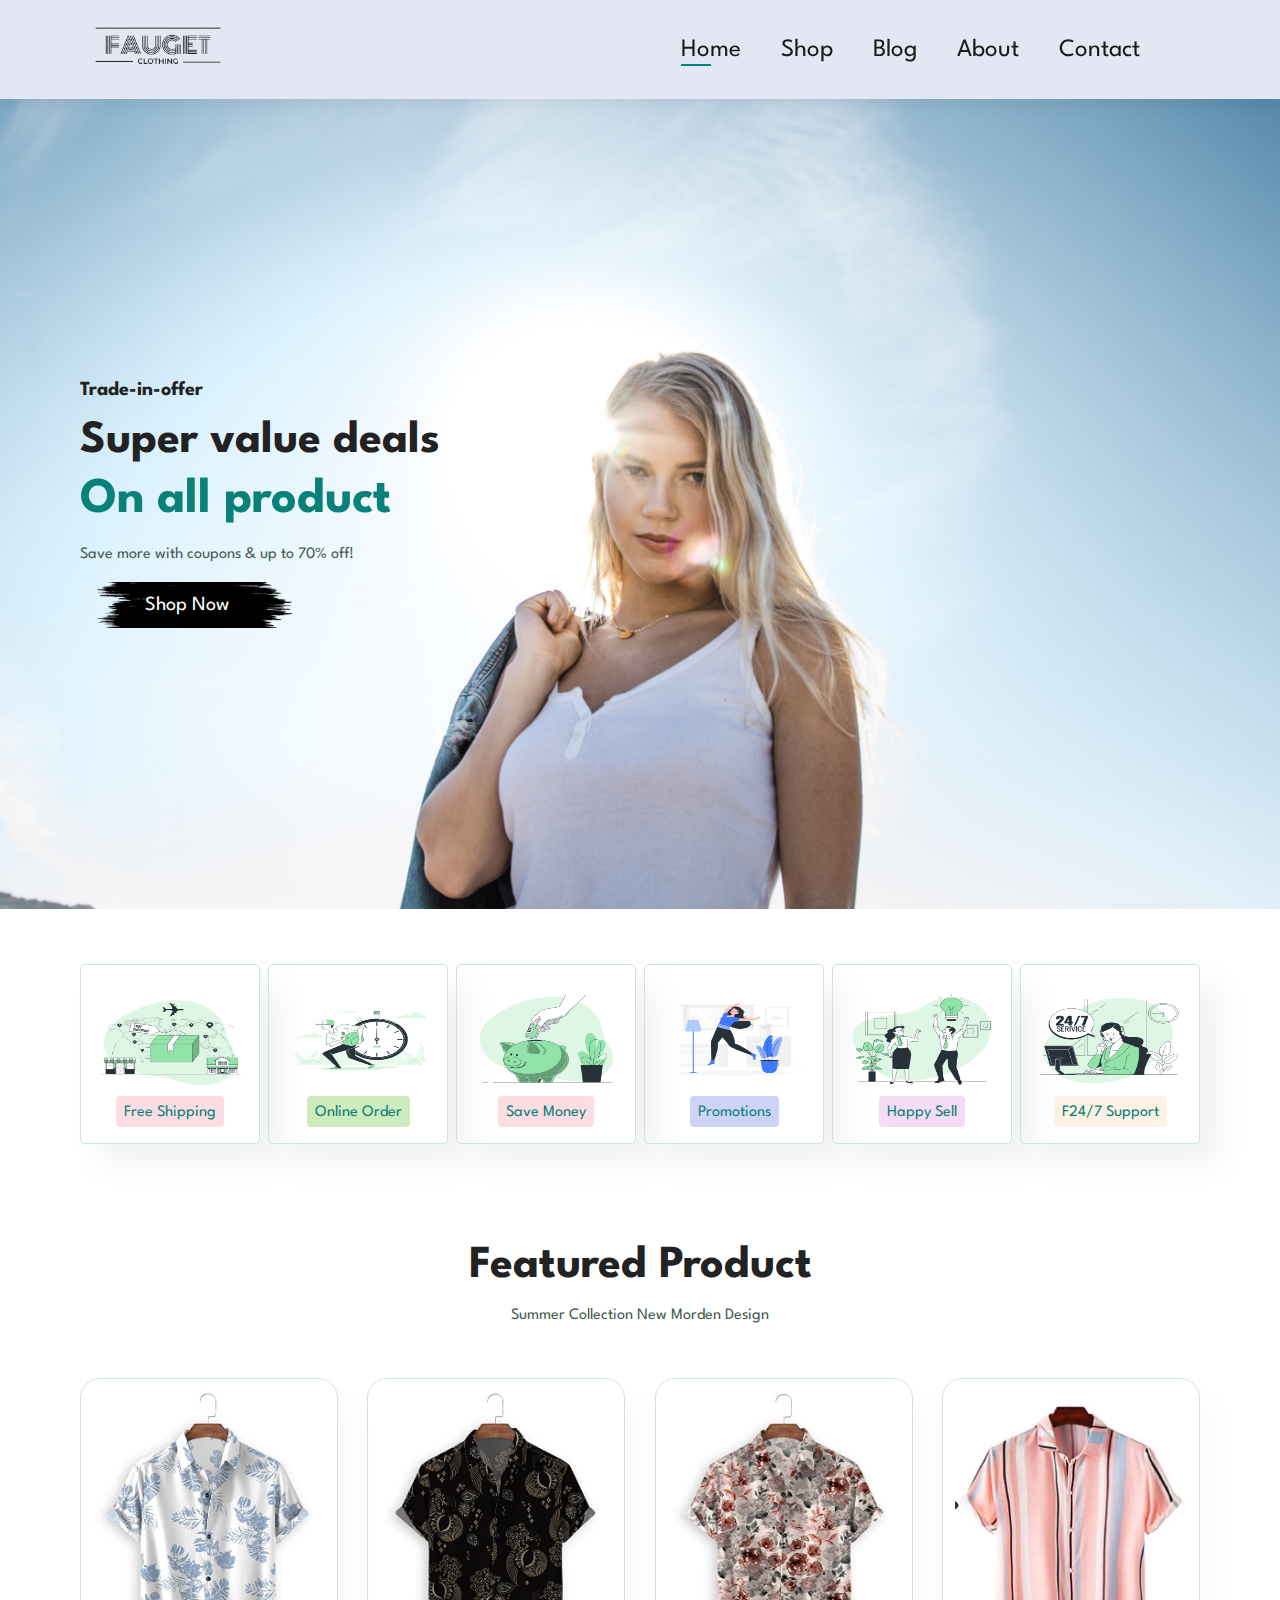
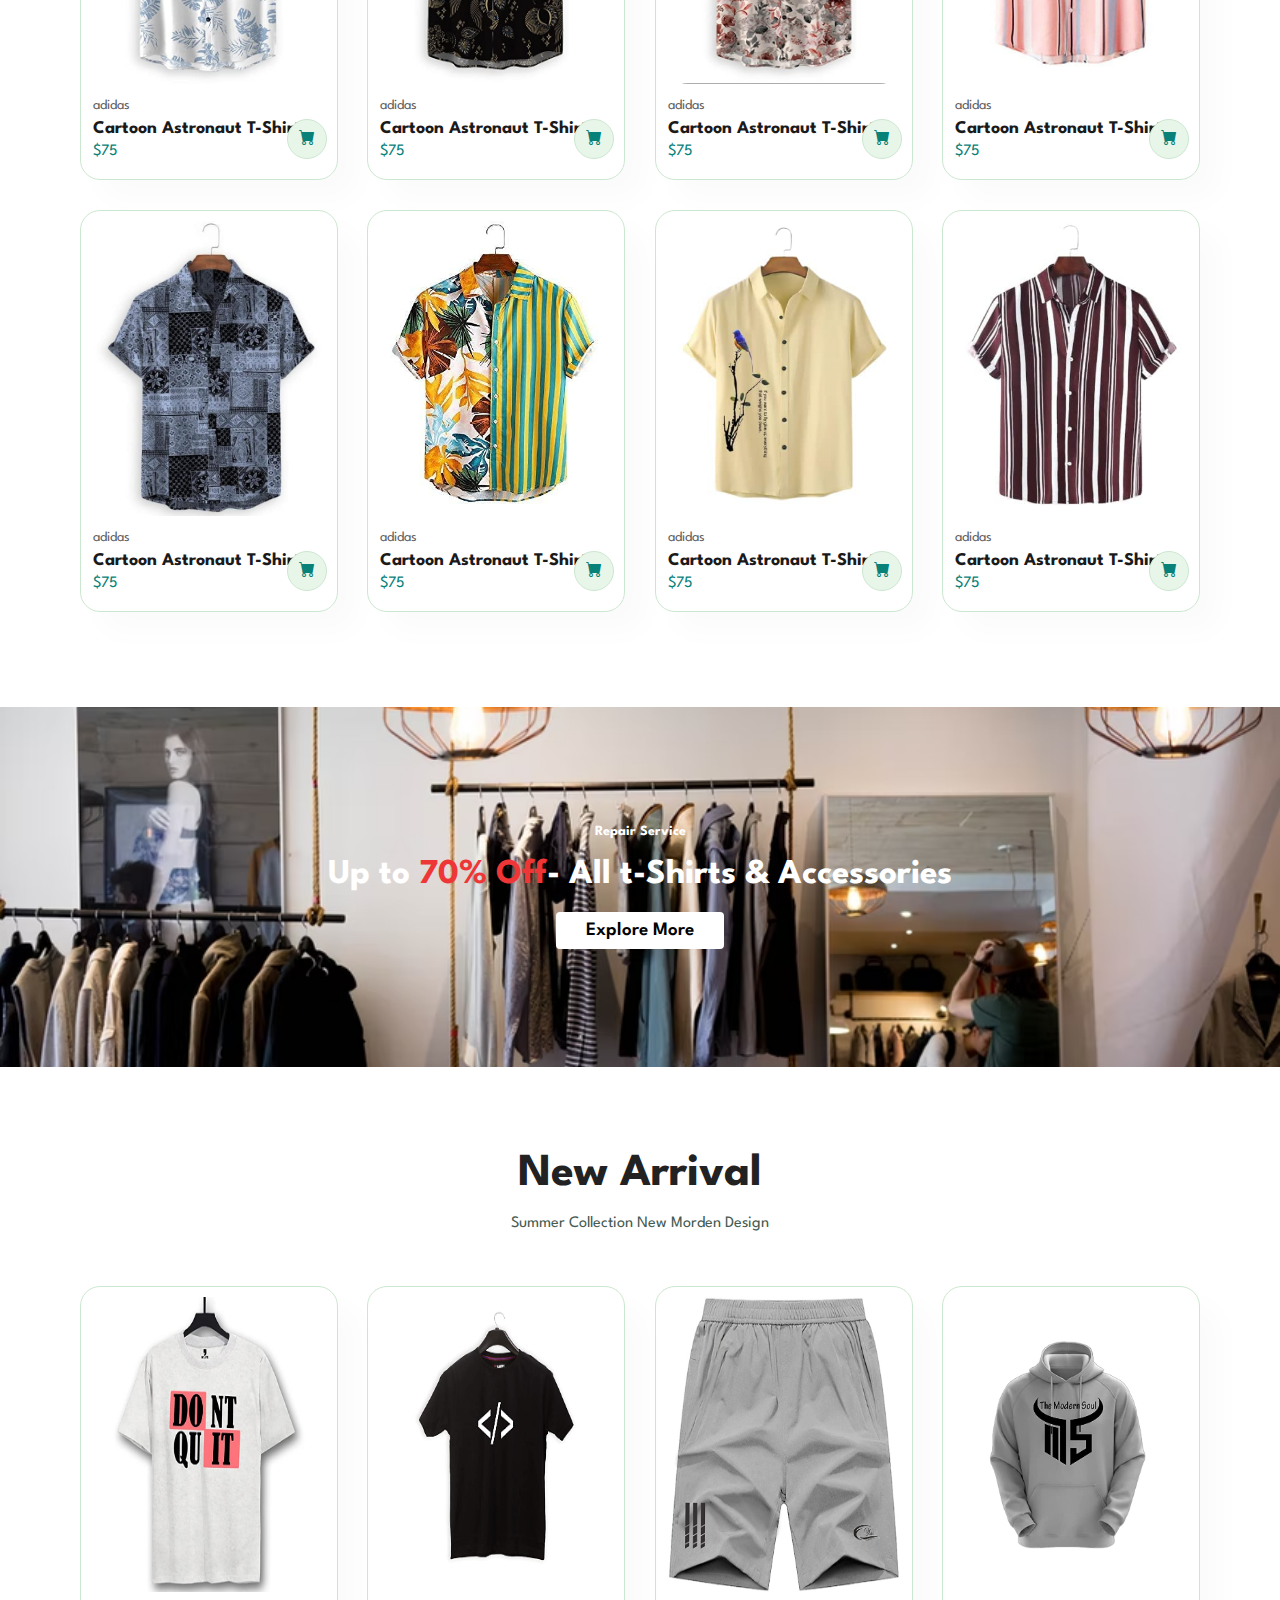
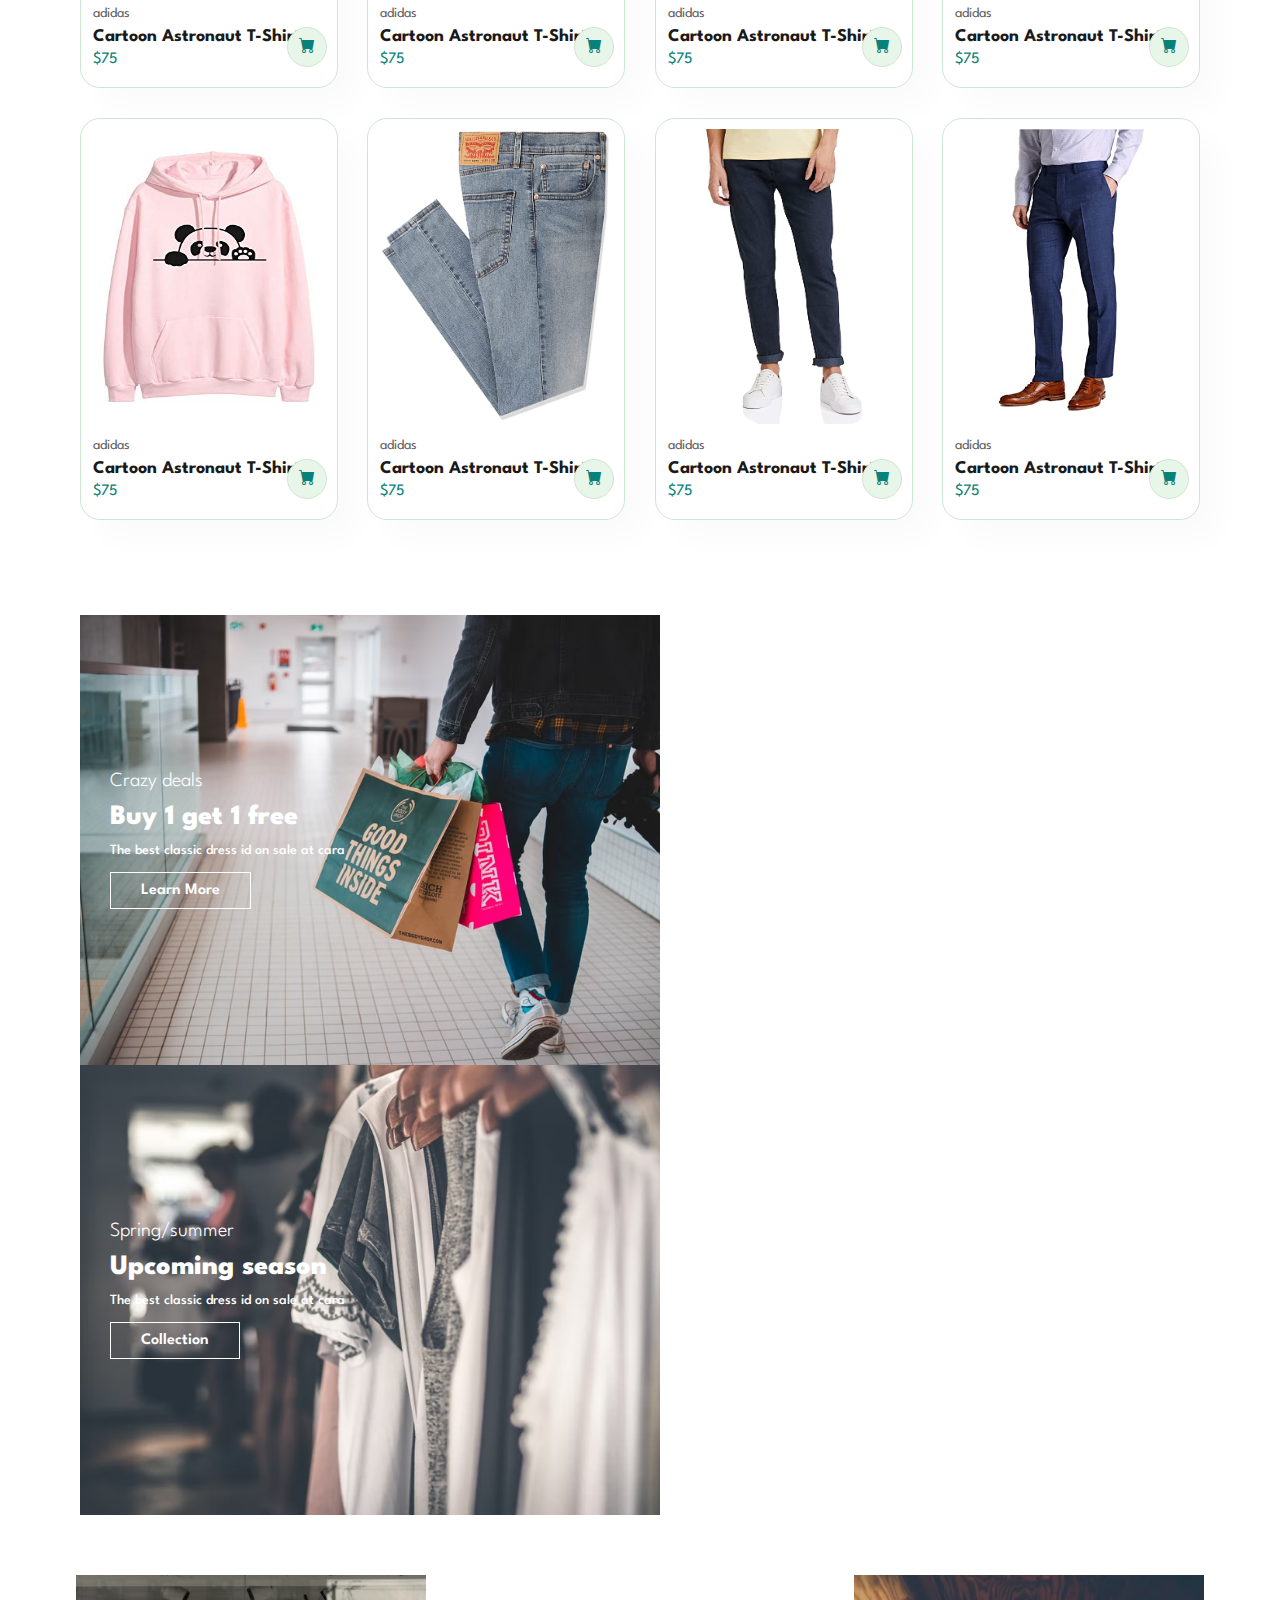
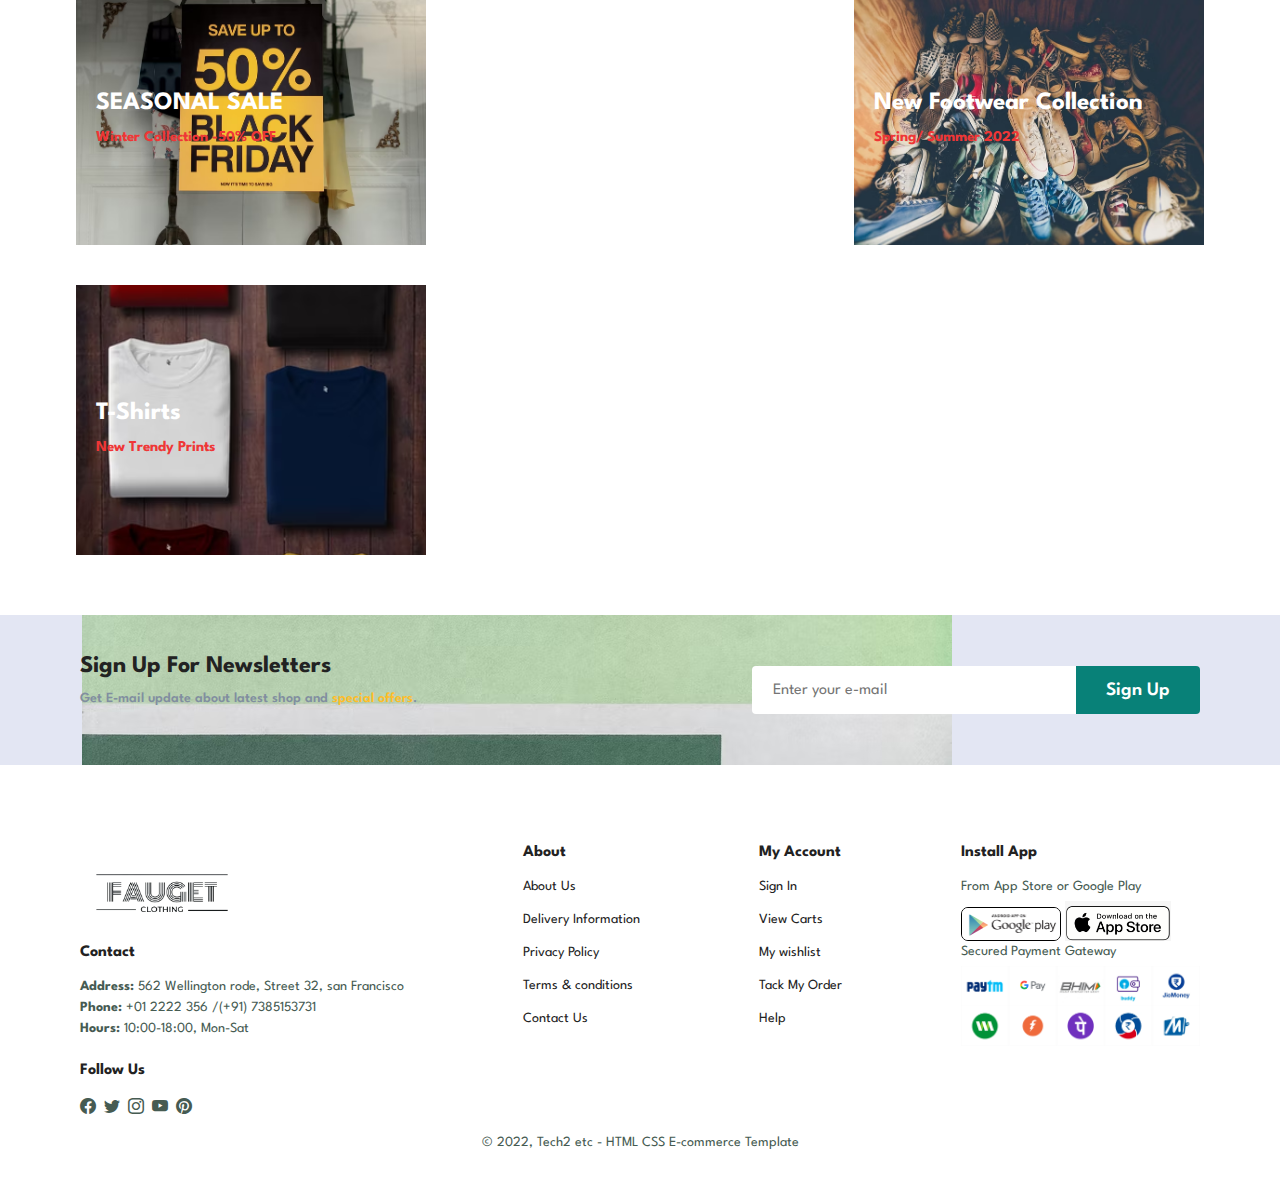
<file: index.html>
<!DOCTYPE html>
<html lang="en">
<head>
    <meta charset="UTF-8">
    <meta http-equiv="X-UA-Compatible" content="IE=edge">
    <meta name="viewport" content="width=device-width, initial-scale=1.0">
    <title>E-commerce</title>
    <link rel="stylesheet" href="style.css">
    <link rel="stylesheet" href="https://cdnjs.cloudflare.com/ajax/libs/font-awesome/6.1.1/css/all.min.css" integrity="sha512-KfkfwYDsLkIlwQp6LFnl8zNdLGxu9YAA1QvwINks4PhcElQSvqcyVLLD9aMhXd13uQjoXtEKNosOWaZqXgel0g==" crossorigin="anonymous" referrerpolicy="no-referrer" />
    <link rel="stylesheet" href="https://cdn.jsdelivr.net/npm/bootstrap-icons@1.9.1/font/bootstrap-icons.css">
</head>
<body >
    <section id="header" class="header">
        <a href="index.html"><img src="img/logo.png" alt="logo" id="logo"></a>
        <div>
            <ul id="navbar" >
                <li><a class="active" href="index.html">Home</a></li>
                <li><a href="Shop.html">Shop</a></li>
                <li><a href="Blog.html">Blog</a></li> 
                <li><a href="About.html">About</a></li>
                <li><a href="Contact.html">Contact</a></li>
                <li id="lg-back"><a href="cart.html"><i class="fa-solid fa-bag-shopping"></i></a></li>
                <a id="close"><i class="fa-solid fa-xmark"></i></a>
            </ul>
        </div>
        <div id="mobile">
            <a href="cart.html"><i class="fa-solid fa-cart-shopping"></i></a>
            <i id="bar" class="fa-solid fa-outdent" ></i>
        </div>
    </section>
    
    <section id="hero">
        <h4>Trade-in-offer</h4>
        <h2>Super value deals</h2>
        <h1>On all product</h1>
        <p>Save more with coupons & up to 70% off!</p>
        <button  onclick="window.location.href='Shop.html';">Shop Now</button>
    </section>
     
    <section id="fectures" class="section-p1">
        <div class="fa_box">
            <img src="img/fa1.png" alt=""><h6>Free Shipping</h6>
        </div>
        <div class="fa_box">
            <img src="img/fa2.png" alt=""><h6>Online Order</h6>
        </div>
        <div class="fa_box">
            <img src="img/fa3.png" alt=""><h6>Save Money</h6>
        </div>
        <div class="fa_box">
            <img src="img/f4.png" alt=""><h6>Promotions</h6>
        </div>
        <div class="fa_box">
            <img src="img/f5.png" alt=""><h6>Happy Sell</h6>
        </div>
        <div class="fa_box">
            <img src="img/f6.png" alt=""><h6>F24/7 Support</h6>
        </div>

    </section>

    <section id="product1" class="section-p1">
        <h2>Featured Product</h2>
        <p>Summer Collection New Morden Design</p>
        <div class="pro-container">
            <div class="pro" onclick="window.location.href='single-product.html';">
                <img src="img/p1.jpg" alt="">
                <div class="des">
                    <span>adidas</span>
                    <h5>Cartoon Astronaut T-Shirts</h5>
                    <div class="star">
                        <i class="fa-solid fa-star"></i>
                        <i class="fa-solid fa-star"></i>
                        <i class="fa-solid fa-star"></i>
                        <i class="fa-solid fa-star"></i>
                        <i class="fa-solid fa-star"></i>
                    </div>
                    <h4>$75</h4>
                </div>
                <a href=""><i class="bi bi-cart-fill" id="cart"></i></a>
            </div>
            <div class="pro" onclick="window.location.href='single-product.html';">
                <img src="img/p2.jpg" alt="">
                <div class="des">
                    <span>adidas</span>
                    <h5>Cartoon Astronaut T-Shirts</h5>
                    <div class="star">
                        <i class="fa-solid fa-star"></i>
                        <i class="fa-solid fa-star"></i>
                        <i class="fa-solid fa-star"></i>
                        <i class="fa-solid fa-star"></i>
                        <i class="fa-solid fa-star"></i>
                    </div>
                    <h4>$75</h4>
                </div>
                <a href=""><i class="bi bi-cart-fill" id="cart"></i></a>
            </div>
            <div class="pro" onclick="window.location.href='single-product.html';">
                <img src="img/p3.jpg" alt="">
                <div class="des">
                    <span>adidas</span>
                    <h5>Cartoon Astronaut T-Shirts</h5>
                    <div class="star">
                        <i class="fa-solid fa-star"></i>
                        <i class="fa-solid fa-star"></i>
                        <i class="fa-solid fa-star"></i>
                        <i class="fa-solid fa-star"></i>
                        <i class="fa-solid fa-star"></i>
                    </div>
                    <h4>$75</h4>
                </div>
                <a href=""><i class="bi bi-cart-fill" id="cart"></i></a>
            </div>
            <div class="pro" onclick="window.location.href='single-product.html';">
                <img src="img/p4.jpg" alt="">
                <div class="des">
                    <span>adidas</span>
                    <h5>Cartoon Astronaut T-Shirts</h5>
                    <div class="star">
                        <i class="fa-solid fa-star"></i>
                        <i class="fa-solid fa-star"></i>
                        <i class="fa-solid fa-star"></i>
                        <i class="fa-solid fa-star"></i>
                        <i class="fa-solid fa-star"></i>
                    </div>
                    <h4>$75</h4>
                </div>
                <a href=""><i class="bi bi-cart-fill" id="cart"></i></a>
            </div>
            <div class="pro" onclick="window.location.href='single-product.html';">
                <img src="img/p5.jpg" alt="">
                <div class="des">
                    <span>adidas</span>
                    <h5>Cartoon Astronaut T-Shirts</h5>
                    <div class="star">
                        <i class="fa-solid fa-star"></i>
                        <i class="fa-solid fa-star"></i>
                        <i class="fa-solid fa-star"></i>
                        <i class="fa-solid fa-star"></i>
                        <i class="fa-solid fa-star"></i>
                    </div>
                    <h4>$75</h4>
                </div>
                <a href=""><i class="bi bi-cart-fill" id="cart"></i></a>
            </div>
            <div class="pro" onclick="window.location.href='single-product.html';">
                <img src="img/p6.jpg" alt="">
                <div class="des">
                    <span>adidas</span>
                    <h5>Cartoon Astronaut T-Shirts</h5>
                    <div class="star">
                        <i class="fa-solid fa-star"></i>
                        <i class="fa-solid fa-star"></i>
                        <i class="fa-solid fa-star"></i>
                        <i class="fa-solid fa-star"></i>
                        <i class="fa-solid fa-star"></i>
                    </div>
                    <h4>$75</h4>
                </div>
                <a href=""><i class="bi bi-cart-fill" id="cart"></i></a>
            </div>
            <div class="pro" onclick="window.location.href='single-product.html';">
                <img src="img/p7.jpg" alt="">
                <div class="des">
                    <span>adidas</span>
                    <h5>Cartoon Astronaut T-Shirts</h5>
                    <div class="star">
                        <i class="fa-solid fa-star"></i>
                        <i class="fa-solid fa-star"></i>
                        <i class="fa-solid fa-star"></i>
                        <i class="fa-solid fa-star"></i>
                        <i class="fa-solid fa-star"></i>
                    </div>
                    <h4>$75</h4>
                </div>
                <a href=""><i class="bi bi-cart-fill" id="cart"></i></a>
            </div>
            <div class="pro" onclick="window.location.href='single-product.html';">
                <img src="img/p8.jpg" alt="">
                <div class="des">
                    <span>adidas</span>
                    <h5>Cartoon Astronaut T-Shirts</h5>
                    <div class="star">
                        <i class="fa-solid fa-star"></i>
                        <i class="fa-solid fa-star"></i>
                        <i class="fa-solid fa-star"></i>
                        <i class="fa-solid fa-star"></i>
                        <i class="fa-solid fa-star"></i>
                    </div>
                    <h4>$75</h4>
                </div>
                <a href=""><i class="bi bi-cart-fill" id="cart"></i></a>
            </div>
        </div>
    </section>
    <section id="banner" class="section-m1">
        <h4>Repair Service</h4>
        <h2>Up to <span>70% Off</span>- All t-Shirts & Accessories</h2>
        <button class="normal">Explore More </button>
    </section>

    <section id="product1" class="section-p1">
        <h2>New Arrival</h2>
        <p>Summer Collection New Morden Design</p>
        <div class="pro-container">
            <div class="pro" onclick="window.location.href='single-product.html';">
                <img src="img/pp1.jpg" alt="">
                <div class="des">
                    <span>adidas</span>
                    <h5>Cartoon Astronaut T-Shirts</h5>
                    <div class="star">
                        <i class="fa-solid fa-star"></i>
                        <i class="fa-solid fa-star"></i>
                        <i class="fa-solid fa-star"></i>
                        <i class="fa-solid fa-star"></i>
                        <i class="fa-solid fa-star"></i>
                    </div>
                    <h4>$75</h4>
                </div>
                <a href=""><i class="bi bi-cart-fill" id="cart"></i></a>
            </div>
            <div class="pro" onclick="window.location.href='single-product.html';">
                <img src="img/pp2.jpg" alt="">
                <div class="des">
                    <span>adidas</span>
                    <h5>Cartoon Astronaut T-Shirts</h5>
                    <div class="star">
                        <i class="fa-solid fa-star"></i>
                        <i class="fa-solid fa-star"></i>
                        <i class="fa-solid fa-star"></i>
                        <i class="fa-solid fa-star"></i>
                        <i class="fa-solid fa-star"></i>
                    </div>
                    <h4>$75</h4>
                </div>
                <a href=""><i class="bi bi-cart-fill" id="cart"></i></a>
            </div>
            <div class="pro" onclick="window.location.href='single-product.html';">
                <img src="img/pp3.jpg" alt="">
                <div class="des">
                    <span>adidas</span>
                    <h5>Cartoon Astronaut T-Shirts</h5>
                    <div class="star">
                        <i class="fa-solid fa-star"></i>
                        <i class="fa-solid fa-star"></i>
                        <i class="fa-solid fa-star"></i>
                        <i class="fa-solid fa-star"></i>
                        <i class="fa-solid fa-star"></i>
                    </div>
                    <h4>$75</h4>
                </div>
                <a href=""><i class="bi bi-cart-fill" id="cart"></i></a>
            </div>
            <div class="pro" onclick="window.location.href='single-product.html';">
                <img src="img/pp4.jpg" alt="">
                <div class="des">
                    <span>adidas</span>
                    <h5>Cartoon Astronaut T-Shirts</h5>
                    <div class="star">
                        <i class="fa-solid fa-star"></i>
                        <i class="fa-solid fa-star"></i>
                        <i class="fa-solid fa-star"></i>
                        <i class="fa-solid fa-star"></i>
                        <i class="fa-solid fa-star"></i>
                    </div>
                    <h4>$75</h4>
                </div>
                <a href=""><i class="bi bi-cart-fill" id="cart"></i></a>
            </div>
            <div class="pro" onclick="window.location.href='single-product.html';">
                <img src="img/pp5.jpg" alt="">
                <div class="des">
                    <span>adidas</span>
                    <h5>Cartoon Astronaut T-Shirts</h5>
                    <div class="star">
                        <i class="fa-solid fa-star"></i>
                        <i class="fa-solid fa-star"></i>
                        <i class="fa-solid fa-star"></i>
                        <i class="fa-solid fa-star"></i>
                        <i class="fa-solid fa-star"></i>
                    </div>
                    <h4>$75</h4>
                </div>
                <a href=""><i class="bi bi-cart-fill" id="cart"></i></a>
            </div>
            <div class="pro" onclick="window.location.href='single-product.html';">
                <img src="img/pp6.jpg" alt="">
                <div class="des">
                    <span>adidas</span>
                    <h5>Cartoon Astronaut T-Shirts</h5>
                    <div class="star">
                        <i class="fa-solid fa-star"></i>
                        <i class="fa-solid fa-star"></i>
                        <i class="fa-solid fa-star"></i>
                        <i class="fa-solid fa-star"></i>
                        <i class="fa-solid fa-star"></i>
                    </div>
                    <h4>$75</h4>
                </div>
                <a href=""><i class="bi bi-cart-fill" id="cart"></i></a>
            </div>
            <div class="pro" onclick="window.location.href='single-product.html';">
                <img src="img/pp7.jpg" alt="">
                <div class="des">
                    <span>adidas</span>
                    <h5>Cartoon Astronaut T-Shirts</h5>
                    <div class="star">
                        <i class="fa-solid fa-star"></i>
                        <i class="fa-solid fa-star"></i>
                        <i class="fa-solid fa-star"></i>
                        <i class="fa-solid fa-star"></i>
                        <i class="fa-solid fa-star"></i>
                    </div>
                    <h4>$75</h4>
                </div>
                <a href=""><i class="bi bi-cart-fill" id="cart"></i></a>
            </div>
            <div class="pro" onclick="window.location.href='single-product.html';">
                <img src="img/pp8.jpg" alt="">
                <div class="des">
                    <span>adidas</span>
                    <h5>Cartoon Astronaut T-Shirts</h5>
                    <div class="star">
                        <i class="fa-solid fa-star"></i>
                        <i class="fa-solid fa-star"></i>
                        <i class="fa-solid fa-star"></i>
                        <i class="fa-solid fa-star"></i>
                        <i class="fa-solid fa-star"></i>
                    </div>
                    <h4>$75</h4>
                </div>
                <a href=""><i class="bi bi-cart-fill" id="cart"></i></a>
            </div>
        </div>
    </section>
    
    <section id="sm-banner" class="section-p1">
        <div class="banner-box">
            <h4>
                Crazy deals
            </h4>
            <h2>Buy 1 get 1 free</h2>
            <span>The best classic dress id on sale at cara</span>
            <button class="white ">Learn More</button>
        </div>
        <div class="banner-box banner-box2">
            <h4>
               Spring/summer
            </h4>
            <h2>Upcoming season</h2>
            <span>The best classic dress id on sale at cara</span>
            <button class="white">Collection </button>
        </div>
    </section>
    <section id="banner3">
        <div class="banner-box">  
            <h2>SEASONAL SALE</h2>
            <H3>Winter Collection -50% OFF</H3>
        </div>
        <div class="banner-box banner-box2">  
            <h2>New Footwear Collection</h2>
            <H3>Spring/ Summer 2022</H3>
        </div>
        <div class="banner-box banner-box3">  
            <h2>T-Shirts</h2>
            <H3>New Trendy Prints</H3>
        </div>
    </section>

    <section id="newsletter"class="section-p1 section-m1">
         <div class="newstext">
            <h4>
                Sign Up For Newsletters 
            </h4>
            <p>Get E-mail update about latest shop and <span>special offers</span>.</p>
         </div>
         <div class="form">
            <input type="email" name="" id="" placeholder="Enter your e-mail">
            <button class="normal">Sign Up</button>
         </div>
    </section>
     
    <footer class="section-p1">
      <div class="flex"> 
    <div class="col">
        <img src="img/logo.png" alt="">
        <h4>Contact</h4>
        <p><strong>Address:</strong> 562 Wellington rode, Street 32, san Francisco</p>
        <p><strong>Phone:</strong> +01 2222 356 /(+91) 7385153731</p>
        <p><strong>Hours:</strong> 10:00-18:00, Mon-Sat</p>
        <div class="follow">
            <h4>
                Follow Us 
            </h4>
            <div class="icon">
                <i class="bi bi-facebook"></i>
                <i class="bi bi-twitter"></i>
                <i class="bi bi-instagram"></i>
                <i class="bi bi-youtube"></i>
                <i class="bi bi-pinterest"></i>
            </div>
        </div>
    </div>
    <div class="col">
        <h4>About</h4>
        <a href="#">About Us</a>
        <a href="#">Delivery Information</a>
        <a href="#">Privacy Policy</a>
        <a href="#">Terms & conditions</a>
        <a href="#">Contact Us</a>
    </div>
    <div class="col">
        <h4>My Account</h4>
        <a href="#">Sign In</a>
        <a href="#">View Carts</a>
        <a href="#">My wishlist</a>
        <a href="#">Tack My Order</a>
        <a href="#">Help</a>
    </div>
    <div class="col install">
        <h4>
            Install App
        </h4>
        <p>From App Store or Google Play</p>
        <div class="row">
            <img class="img1" src="img/gp.png" alt="">
            <img src="img/ap.png" alt="">
        </div>
        <p>Secured Payment Gateway</p>
        <img src="img/pay.png" alt="">
    </div></div>
        <div class=" ">
            <p>	&#169; 2022, Tech2 etc - HTML CSS E-commerce Template</p>
        </div>
    </footer>
    <script src="script.js"></script>
</body>
</html>
</file>
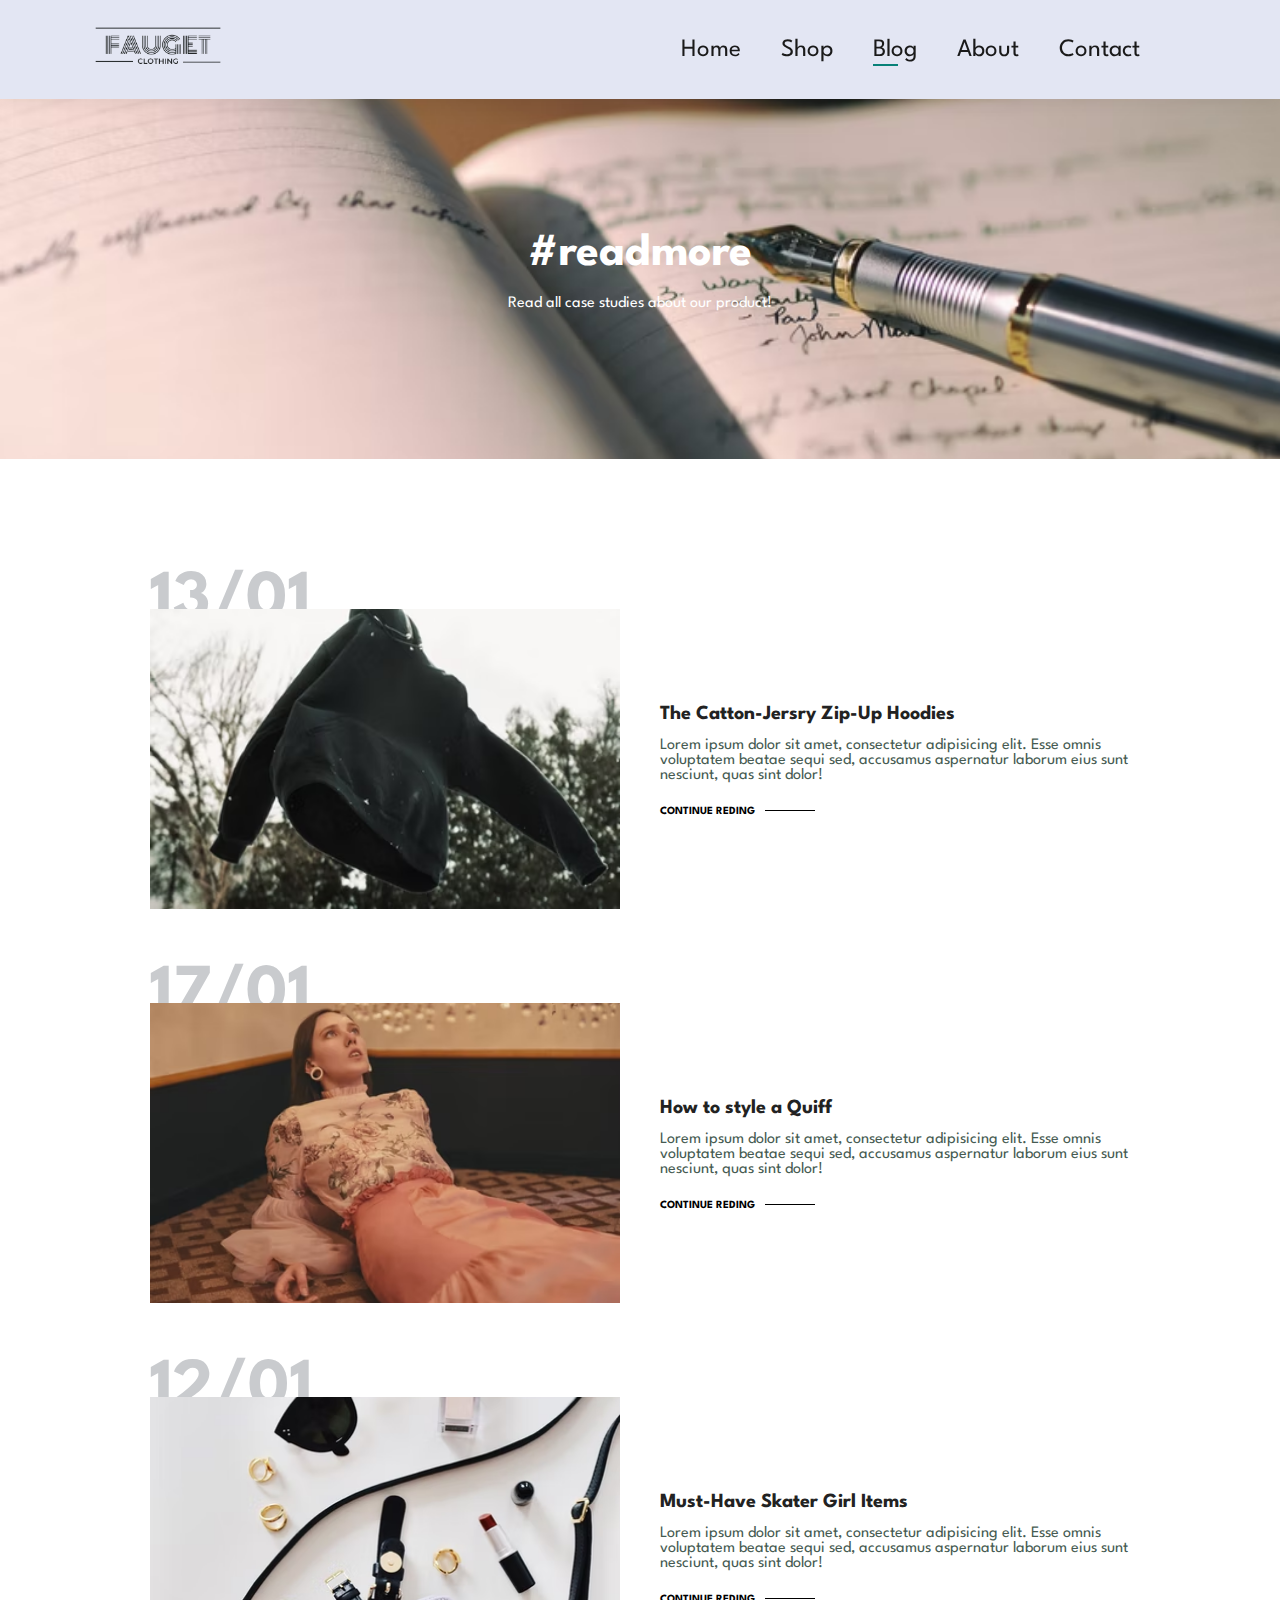
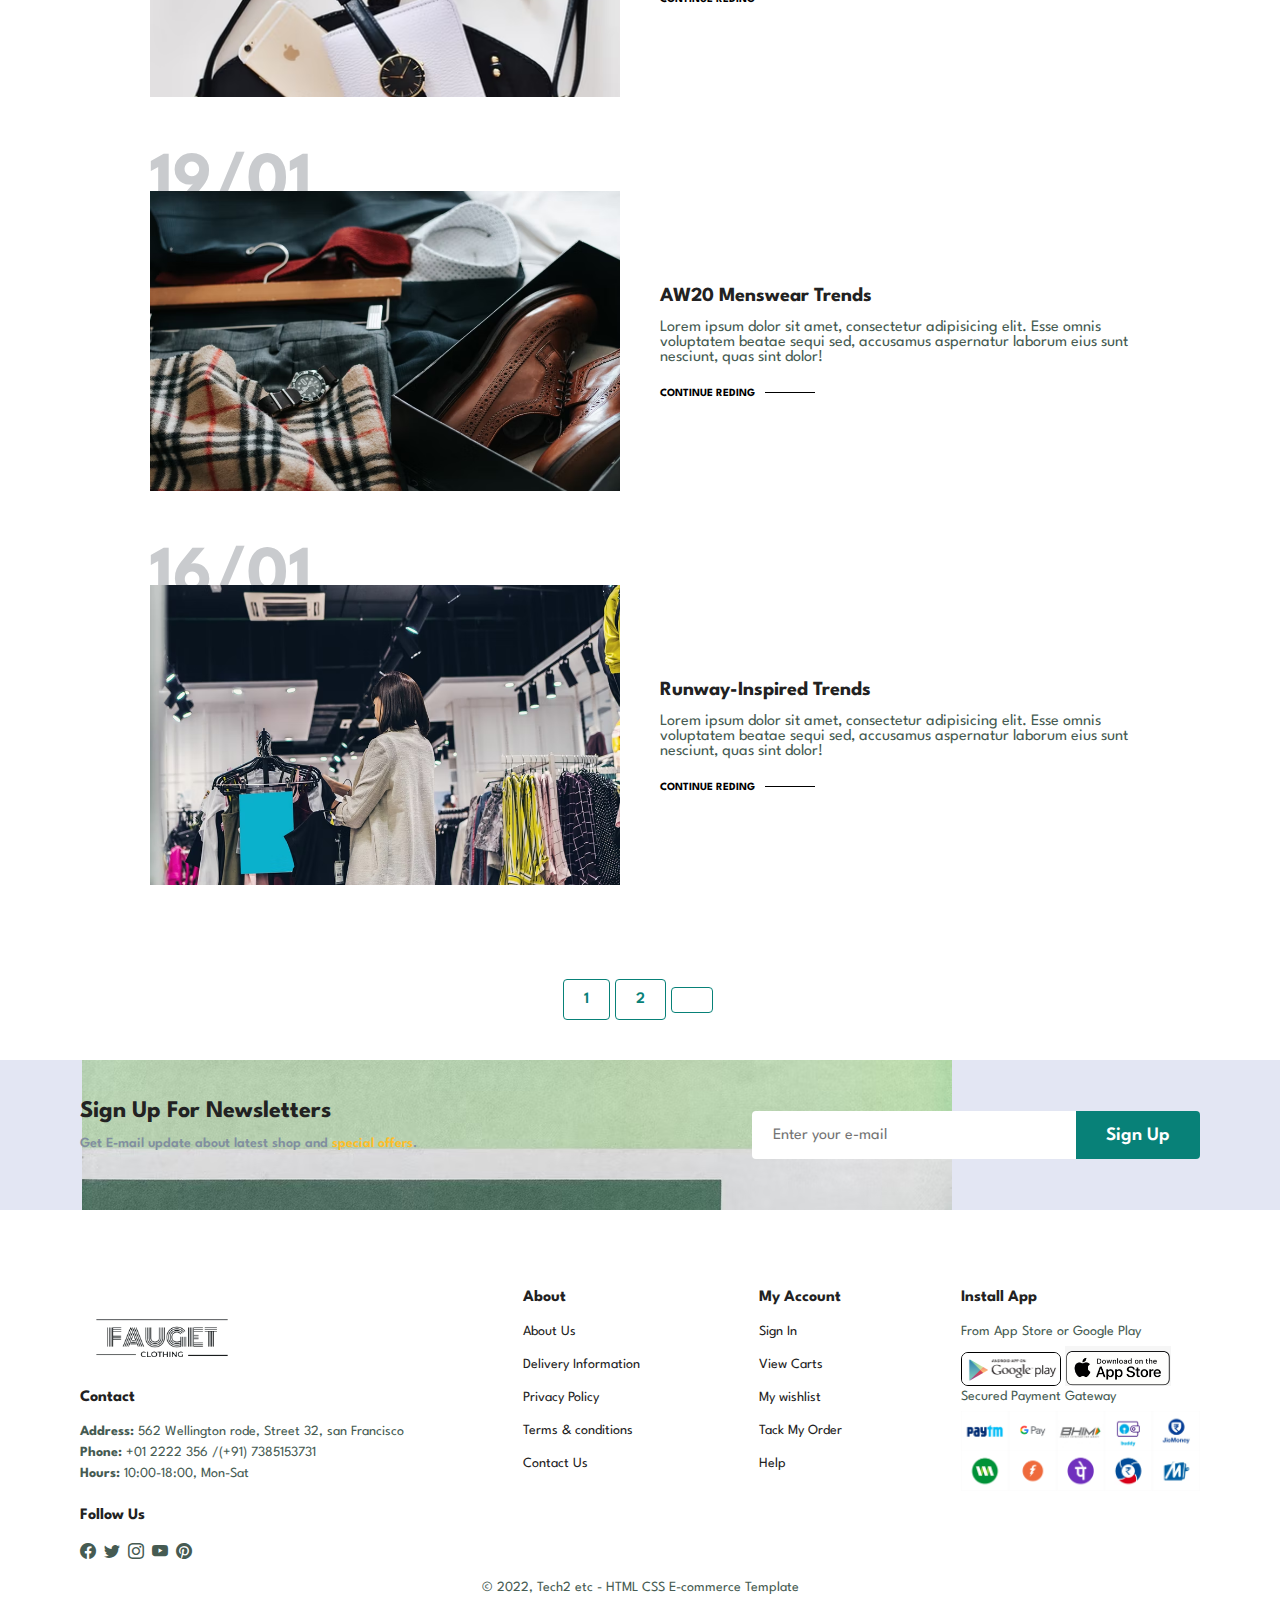
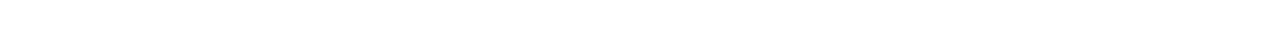
<file: Blog.html>
<!DOCTYPE html>
<html lang="en">
  <head>
    <meta charset="UTF-8" />
    <meta http-equiv="X-UA-Compatible" content="IE=edge" />
    <meta name="viewport" content="width=device-width, initial-scale=1.0" />
    <title>Blog</title>
    <link rel="stylesheet" href="style.css" />
    <link
      rel="stylesheet"
      href="https://cdnjs.cloudflare.com/ajax/libs/font-awesome/6.1.1/css/all.min.css"
      integrity="sha512-KfkfwYDsLkIlwQp6LFnl8zNdLGxu9YAA1QvwINks4PhcElQSvqcyVLLD9aMhXd13uQjoXtEKNosOWaZqXgel0g=="
      crossorigin="anonymous"
      referrerpolicy="no-referrer"
    />
    <link
      rel="stylesheet"
      href="https://cdn.jsdelivr.net/npm/bootstrap-icons@1.9.1/font/bootstrap-icons.css"
    />
  </head>
  <body>
    <section id="header" class="header">
      <a href="Blog.html"><img src="img/logo.png" alt="logo" id="logo" /></a>
      <div>
        <ul id="navbar">
          <li><a href="index.html">Home</a></li>
          <li><a href="Shop.html">Shop</a></li>
          <li><a class="active" href="Blog.html">Blog</a></li>
          <li><a href="About.html">About</a></li>
          <li><a href="Contact.html">Contact</a></li>
          <li id="lg-back">
            <a href="cart.html"><i class="fa-solid fa-bag-shopping"></i></a>
          </li>
          <a id="close"><i class="fa-solid fa-xmark"></i></a>
        </ul>
      </div>
      <div id="mobile">
        <a href="cart.html"><i class="fa-solid fa-cart-shopping"></i></a>
        <i id="bar" class="fa-solid fa-outdent"></i>
      </div>
    </section>

    <section id="blog-header">
      <h2>#readmore</h2>
      <p>Read all case studies about our product!</p>
    </section>

    <section id="blog">
      <div class="blog-box">
        <div class="blog-Img">
          <img src="img/blog1.png" alt="">
        </div>
        <div class="blog-details">
          <h4>The Catton-Jersry Zip-Up Hoodies</h4>
          <p>Lorem ipsum dolor sit amet, consectetur adipisicing elit. Esse omnis voluptatem beatae sequi sed, accusamus aspernatur laborum eius sunt nesciunt, quas sint dolor!</p>
          <a href="#">CONTINUE REDING</a>
        </div>
        <h1>13/01</h1>
      </div>
      <div class="blog-box">
        <div class="blog-Img">
          <img src="img/blog2.png" alt="">
        </div>
        <div class="blog-details">
          <h4>How to style a Quiff</h4>
          <p>Lorem ipsum dolor sit amet, consectetur adipisicing elit. Esse omnis voluptatem beatae sequi sed, accusamus aspernatur laborum eius sunt nesciunt, quas sint dolor!</p>
          <a href="#">CONTINUE REDING</a>
        </div>
        <h1>17/01</h1>
      </div>
      <div class="blog-box">
        <div class="blog-Img">
          <img src="img/blog3.png" alt="">
        </div>
        <div class="blog-details">
          <h4>Must-Have Skater Girl Items</h4>
          <p>Lorem ipsum dolor sit amet, consectetur adipisicing elit. Esse omnis voluptatem beatae sequi sed, accusamus aspernatur laborum eius sunt nesciunt, quas sint dolor!</p>
          <a href="#">CONTINUE REDING</a>
        </div>
        <h1>12/01</h1>
      </div>
      <div class="blog-box">
        <div class="blog-Img">
          <img src="img/blog5.png" alt="">
        </div>
        <div class="blog-details">
          <h4>AW20 Menswear Trends</h4>
          <p>Lorem ipsum dolor sit amet, consectetur adipisicing elit. Esse omnis voluptatem beatae sequi sed, accusamus aspernatur laborum eius sunt nesciunt, quas sint dolor!</p>
          <a href="#">CONTINUE REDING</a>
        </div>
        <h1>19/01</h1>
      </div>
      <div class="blog-box">
        <div class="blog-Img">
          <img src="img/blog4.png" alt="">
        </div>
        <div class="blog-details">
          <h4>Runway-Inspired Trends</h4>
          <p>Lorem ipsum dolor sit amet, consectetur adipisicing elit. Esse omnis voluptatem beatae sequi sed, accusamus aspernatur laborum eius sunt nesciunt, quas sint dolor!</p>
          <a href="#">CONTINUE REDING</a>
        </div>
        <h1>16/01</h1>
      </div>
    </section>

    <section id="pagination">
      <a href="#">1</a>
      <a href="#">2</a>
      <a href="#"><i class="fa-solid fa-arrow-right"></i></a>
    </section>

    <section id="newsletter" class="section-p1 section-m1">
      <div class="newstext">
        <h4>Sign Up For Newsletters</h4>
        <p>
          Get E-mail update about latest shop and <span>special offers</span>.
        </p>
      </div>
      <div class="form">
        <input type="email" name="" id="" placeholder="Enter your e-mail" />
        <button class="normal">Sign Up</button>
      </div>
    </section>

    <footer class="section-p1">
      <div class="flex">
        <div class="col">
          <img src="img/logo.png" alt="" />
          <h4>Contact</h4>
          <p>
            <strong>Address:</strong> 562 Wellington rode, Street 32, san
            Francisco
          </p>
          <p><strong>Phone:</strong> +01 2222 356 /(+91) 7385153731</p>
          <p><strong>Hours:</strong> 10:00-18:00, Mon-Sat</p>
          <div class="follow">
            <h4>Follow Us</h4>
            <div class="icon">
              <i class="bi bi-facebook"></i>
              <i class="bi bi-twitter"></i>
              <i class="bi bi-instagram"></i>
              <i class="bi bi-youtube"></i>
              <i class="bi bi-pinterest"></i>
            </div>
          </div>
        </div>
        <div class="col">
          <h4>About</h4>
          <a href="#">About Us</a>
          <a href="#">Delivery Information</a>
          <a href="#">Privacy Policy</a>
          <a href="#">Terms & conditions</a>
          <a href="#">Contact Us</a>
        </div>
        <div class="col">
          <h4>My Account</h4>
          <a href="#">Sign In</a>
          <a href="#">View Carts</a>
          <a href="#">My wishlist</a>
          <a href="#">Tack My Order</a>
          <a href="#">Help</a>
        </div>
        <div class="col install">
          <h4>Install App</h4>
          <p>From App Store or Google Play</p>
          <div class="row">
            <img class="img1" src="img/gp.png" alt="" />
            <img src="img/ap.png" alt="" />
          </div>
          <p>Secured Payment Gateway</p>
          <img src="img/pay.png" alt="" />
        </div>
      </div>
      <div class=" ">
        <p>&#169; 2022, Tech2 etc - HTML CSS E-commerce Template</p>
      </div>
    </footer>
    <script src="script.js"></script>
  </body>
</html>
</file>
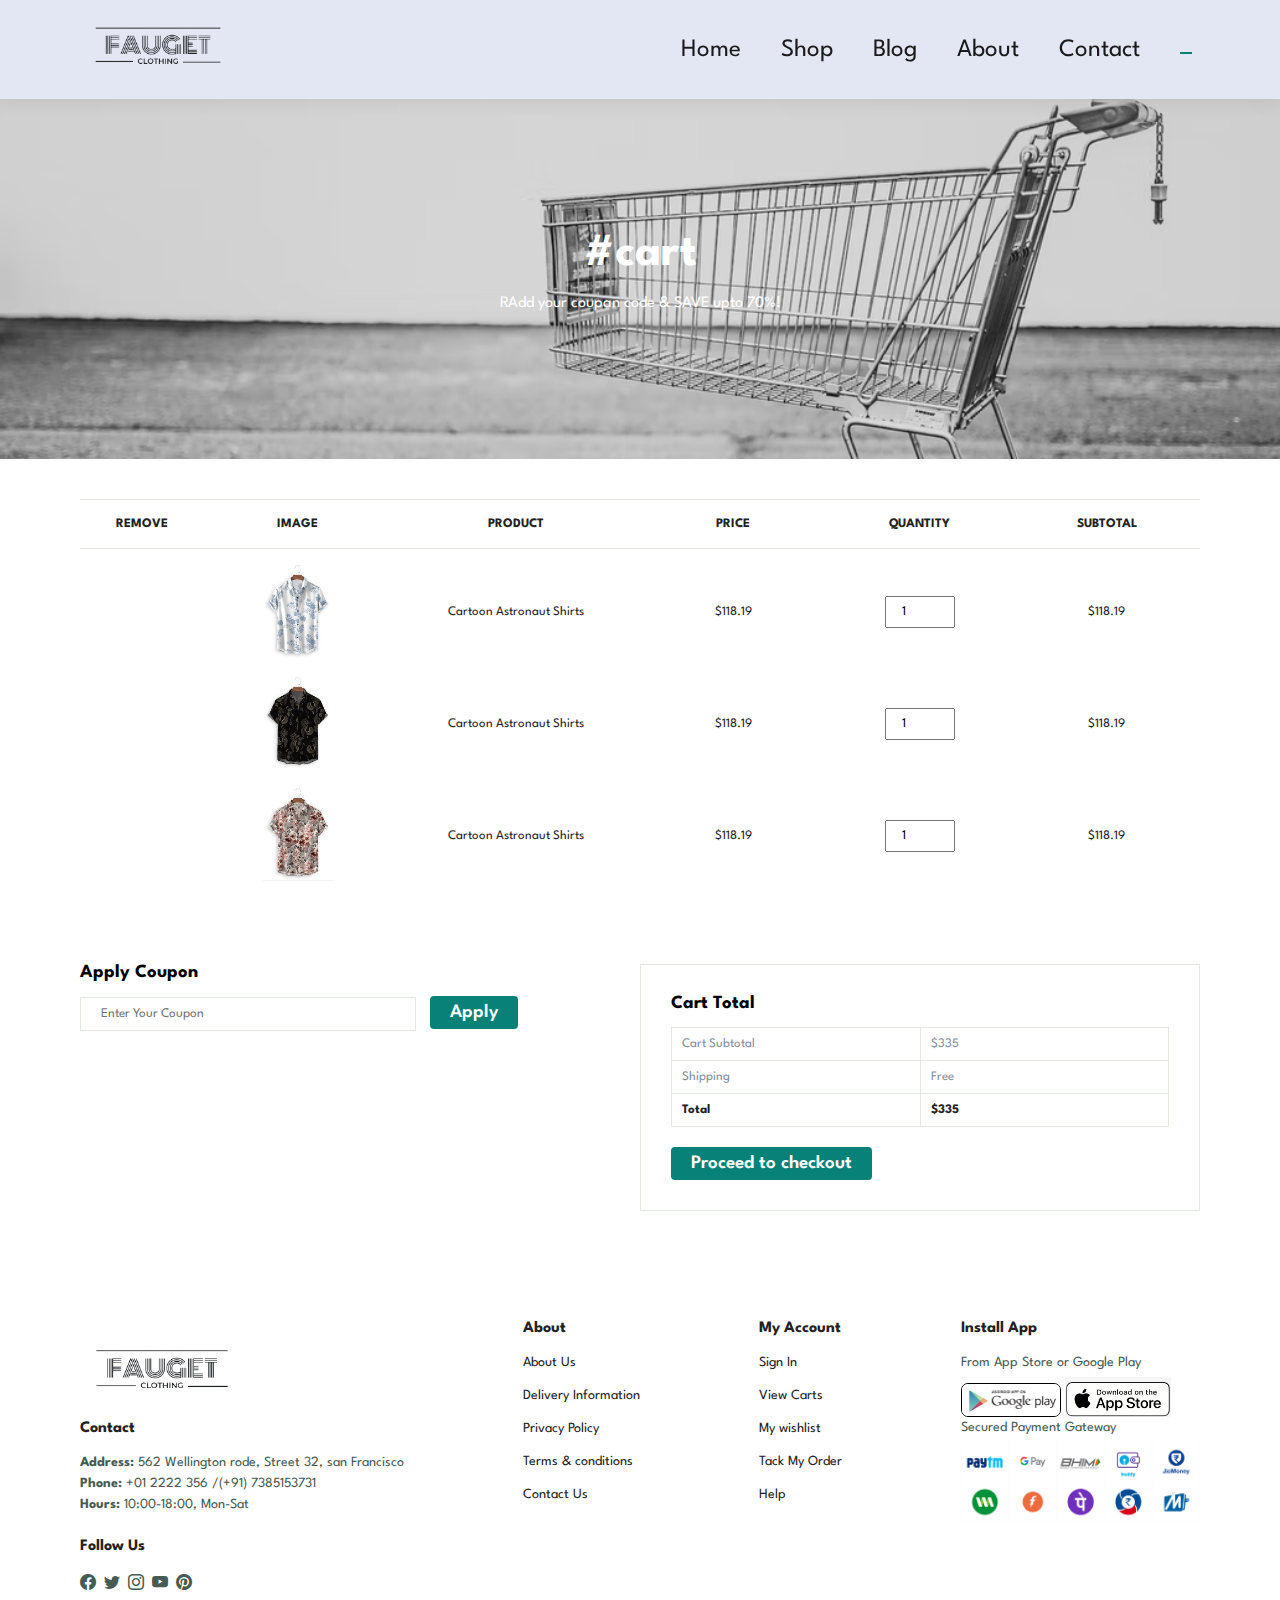
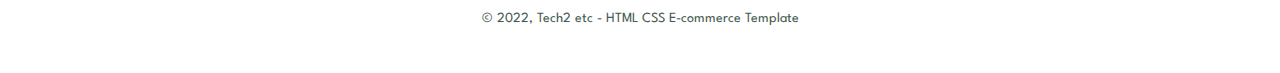
<file: cart.html>
<!DOCTYPE html>
<html lang="en">
  <head>
    <meta charset="UTF-8" />
    <meta http-equiv="X-UA-Compatible" content="IE=edge" />
    <meta name="viewport" content="width=device-width, initial-scale=1.0" />
    <title>Your Cart</title>
    <link rel="stylesheet" href="style.css" />
    <link
      rel="stylesheet"
      href="https://cdnjs.cloudflare.com/ajax/libs/font-awesome/6.1.1/css/all.min.css"
      integrity="sha512-KfkfwYDsLkIlwQp6LFnl8zNdLGxu9YAA1QvwINks4PhcElQSvqcyVLLD9aMhXd13uQjoXtEKNosOWaZqXgel0g=="
      crossorigin="anonymous"
      referrerpolicy="no-referrer"
    />
    <link
      rel="stylesheet"
      href="https://cdn.jsdelivr.net/npm/bootstrap-icons@1.9.1/font/bootstrap-icons.css"
    />
  </head>
  <body>
    <section id="header" class="header">
      <a href="Blog.html"><img src="img/logo.png" alt="logo" id="logo" /></a>
      <div>
        <ul id="navbar">
          <li><a href="index.html">Home</a></li>
          <li><a href="Shop.html">Shop</a></li>
          <li><a  href="Blog.html">Blog</a></li>
          <li><a href="About.html">About</a></li>
          <li><a href="Contact.html">Contact</a></li>
          <li id="lg-back">
            <a class="active" href="cart.html"><i class="fa-solid fa-bag-shopping"></i></a>
          </li>
          <a id="close"><i class="fa-solid fa-xmark"></i></a>
        </ul>
      </div>
      <div id="mobile">
        <a href="Shop.html"><i class="fa-solid fa-cart-shopping"></i></a>
        <i id="bar" class="fa-solid fa-outdent"></i>
      </div>
    </section>

    <section id="blog-header" class="cart-header">
      <h2>#cart</h2>
      <p>RAdd your coupan code & SAVE upto 70%!</p>
    </section>

    <section id="cart" class="section-p1">
        <table width="100%">
            <thead>
                <tr>
                    <td>Remove</td>
                    <td>Image</td>
                    <td>Product</td>
                    <td>Price</td>
                    <td>Quantity</td>
                    <td>Subtotal</td>
                </tr>
            </thead>
            <tbody>
                <tr>
                    <td><a href="#"><i class="fa-solid fa-circle-xmark"></i></a></td>
                    <td><img src="img/p1.jpg" alt=""></td>
                    <td>Cartoon Astronaut Shirts</td>
                    <td>$118.19</td>
                    <td><input type="number" value="1"> </td>
                    <td>$118.19</td>
                </tr>
                <tr>
                  <td><a href="#"><i class="fa-solid fa-circle-xmark"></i></a></td>
                  <td><img src="img/p2.jpg" alt=""></td>
                  <td>Cartoon Astronaut Shirts</td>
                  <td>$118.19</td>
                  <td><input type="number" value="1"> </td>
                  <td>$118.19</td>
              </tr><tr>
                <td><a href="#"><i class="fa-solid fa-circle-xmark"></i></a></td>
                <td><img src="img/p3.jpg" alt=""></td>
                <td>Cartoon Astronaut Shirts</td>
                <td>$118.19</td>
                <td><input type="number" value="1"> </td>
                <td>$118.19</td>
            </tr>
            </tbody>
        </table>
    </section>

    <section id="cart-add"class="section-p1">
      <div id="coupon">
        <h3>Apply Coupon</h3>
        <div>
          <input type="text" placeholder="Enter Your Coupon">
          <button class="normal">Apply</button>
        </div>
      </div>
      <div id="subtotal">
        <h3>Cart Total</h3>
        <table>
          <tr>
            <td>Cart Subtotal</td>
            <td>$335</td>
          </tr>
          <tr>
            <td>Shipping</td>
            <td>Free</td>
          </tr>
          <tr>
            <td> <strong>Total</strong></td>
            <td><strong>$335</strong></td>
          </tr>
        </table>
        <button class="normal">
          Proceed to checkout
        </button>
      </div>
    </section>

    <footer class="section-p1">
      <div class="flex">
        <div class="col">
          <img src="img/logo.png" alt="" />
          <h4>Contact</h4>
          <p>
            <strong>Address:</strong> 562 Wellington rode, Street 32, san
            Francisco
          </p>
          <p><strong>Phone:</strong> +01 2222 356 /(+91) 7385153731</p>
          <p><strong>Hours:</strong> 10:00-18:00, Mon-Sat</p>
          <div class="follow">
            <h4>Follow Us</h4>
            <div class="icon">
              <i class="bi bi-facebook"></i>
              <i class="bi bi-twitter"></i>
              <i class="bi bi-instagram"></i>
              <i class="bi bi-youtube"></i>
              <i class="bi bi-pinterest"></i>
            </div>
          </div>
        </div>
        <div class="col">
          <h4>About</h4>
          <a href="#">About Us</a>
          <a href="#">Delivery Information</a>
          <a href="#">Privacy Policy</a>
          <a href="#">Terms & conditions</a>
          <a href="#">Contact Us</a>
        </div>
        <div class="col">
          <h4>My Account</h4>
          <a href="#">Sign In</a>
          <a href="#">View Carts</a>
          <a href="#">My wishlist</a>
          <a href="#">Tack My Order</a>
          <a href="#">Help</a>
        </div>
        <div class="col install">
          <h4>Install App</h4>
          <p>From App Store or Google Play</p>
          <div class="row">
            <img class="img1" src="img/gp.png" alt="" />
            <img src="img/ap.png" alt="" />
          </div>
          <p>Secured Payment Gateway</p>
          <img src="img/pay.png" alt="" />
        </div>
      </div>
      <div class=" ">
        <p>&#169; 2022, Tech2 etc - HTML CSS E-commerce Template</p>
      </div>
    </footer>
    <script>
      
    </script>
    <script src="script.js"></script>
  </body>
</html>
</file>
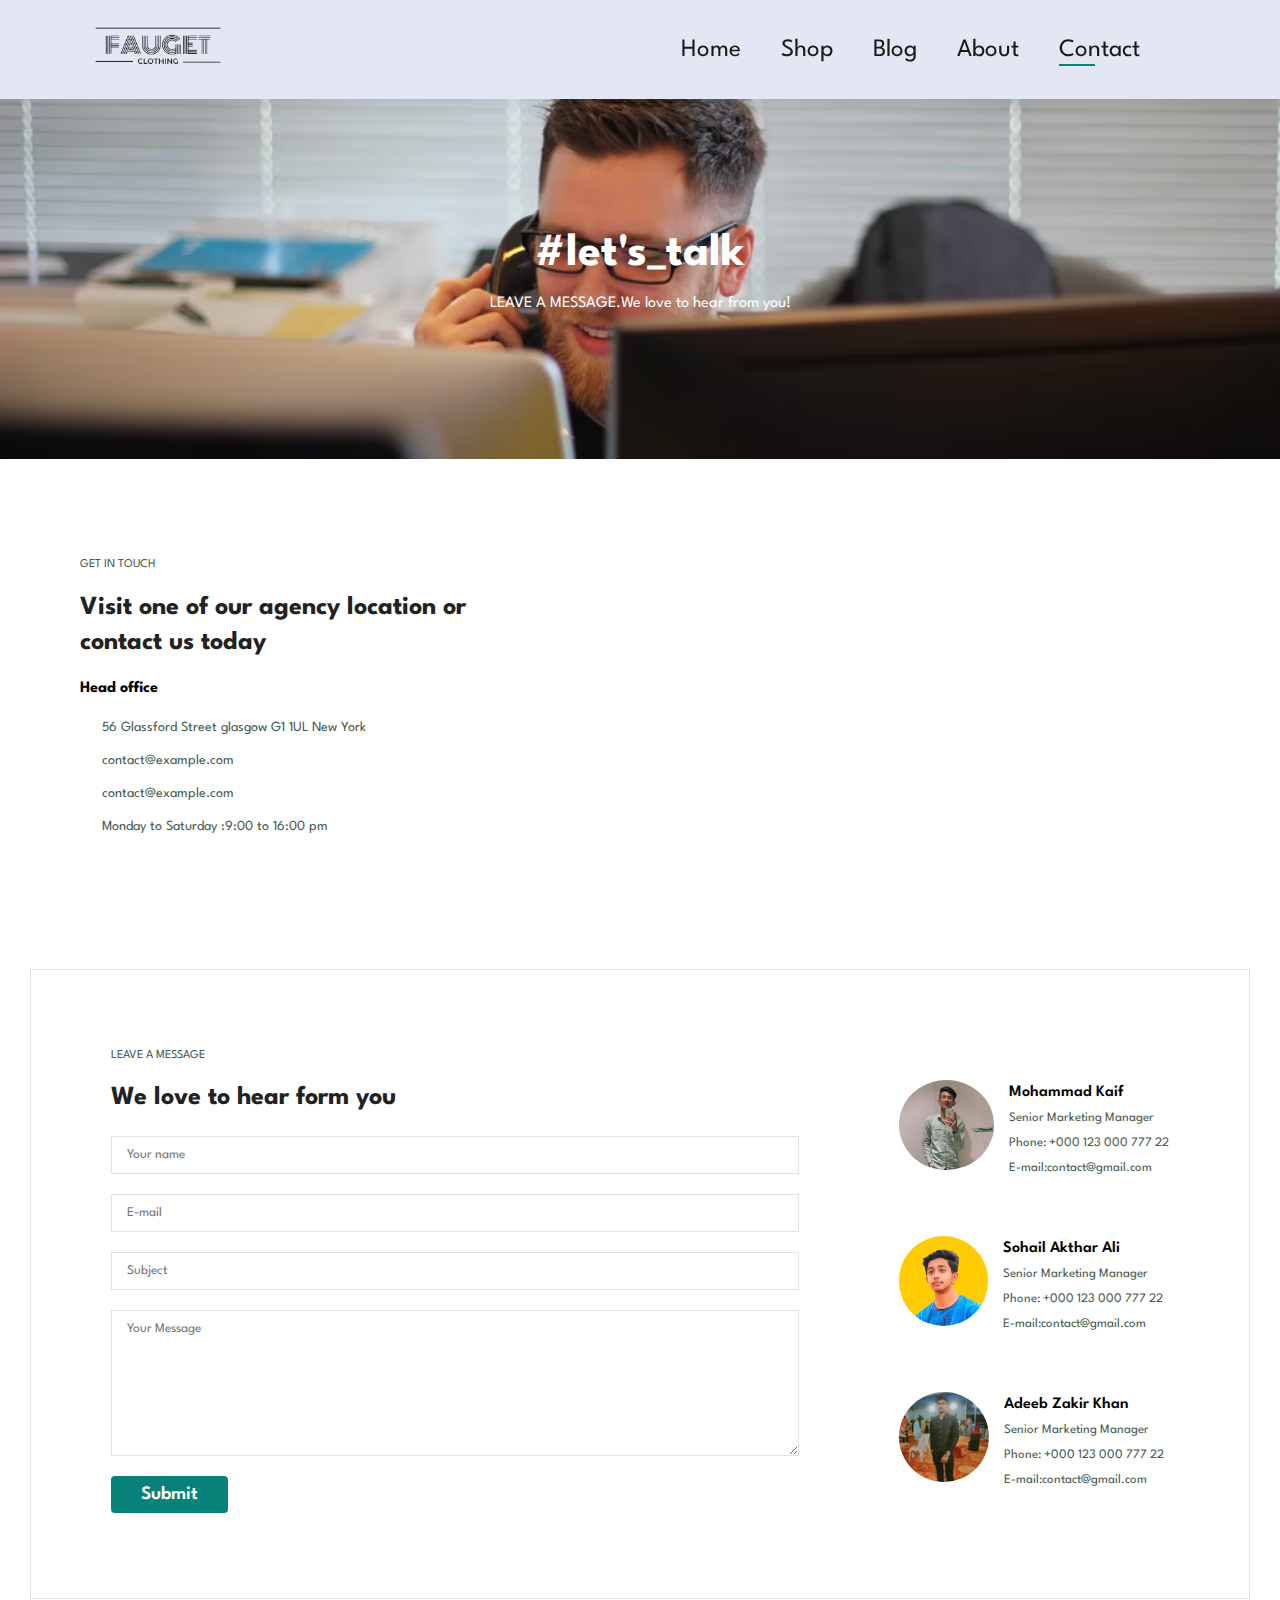
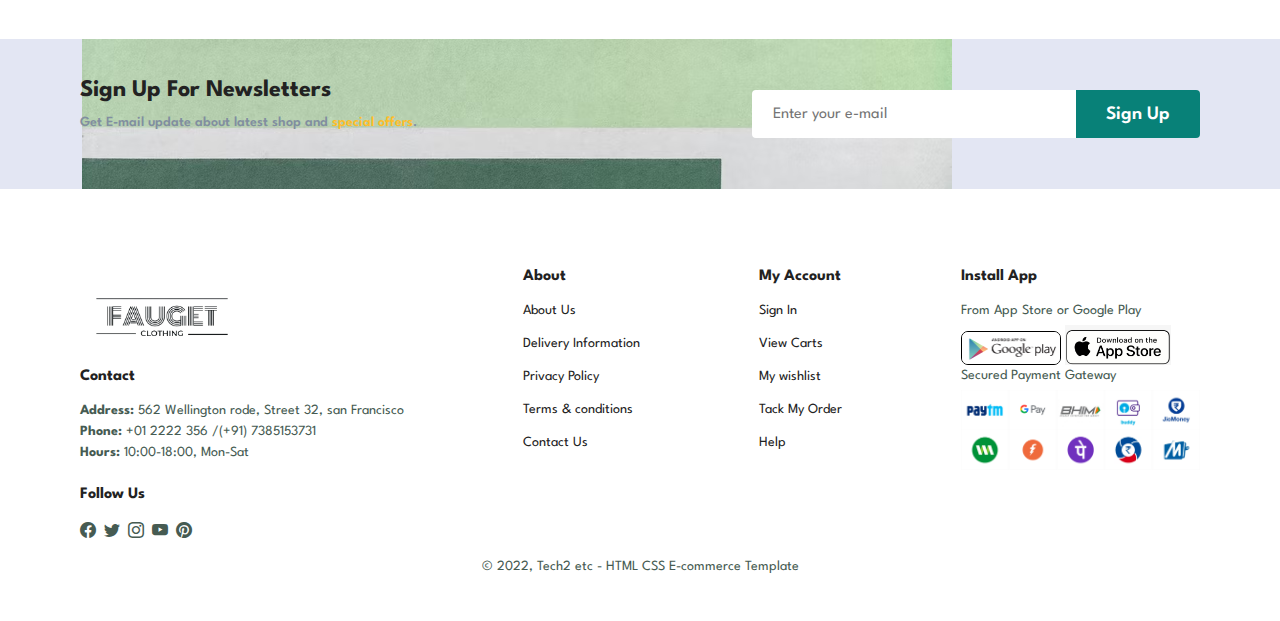
<file: Contact.html>
<!DOCTYPE html>
<html lang="en">
  <head>
    <meta charset="UTF-8" />
    <meta http-equiv="X-UA-Compatible" content="IE=edge" />
    <meta name="viewport" content="width=device-width, initial-scale=1.0" />
    <title>Contact</title>
    <link rel="stylesheet" href="style.css" />
    <link
      rel="stylesheet"
      href="https://cdnjs.cloudflare.com/ajax/libs/font-awesome/6.1.1/css/all.min.css"
      integrity="sha512-KfkfwYDsLkIlwQp6LFnl8zNdLGxu9YAA1QvwINks4PhcElQSvqcyVLLD9aMhXd13uQjoXtEKNosOWaZqXgel0g=="
      crossorigin="anonymous"
      referrerpolicy="no-referrer"
    />
    <link
      rel="stylesheet"
      href="https://cdn.jsdelivr.net/npm/bootstrap-icons@1.9.1/font/bootstrap-icons.css"
    />
  </head>
  <body>
    <section id="header" class="header">
      <a href="Blog.html"><img src="img/logo.png" alt="logo" id="logo" /></a>
      <div>
        <ul id="navbar">
          <li><a href="index.html">Home</a></li>
          <li><a href="Shop.html">Shop</a></li>
          <li><a href="Blog.html">Blog</a></li>
          <li><a href="About.html">About</a></li>
          <li><a class="active" href="Contact.html">Contact</a></li>
          <li id="lg-back">
            <a href="cart.html"><i class="fa-solid fa-bag-shopping"></i></a>
          </li>
          <a id="close"><i class="fa-solid fa-xmark"></i></a>
        </ul>
      </div>
      <div id="mobile">
        <a href="cart.html"><i class="fa-solid fa-cart-shopping"></i></a>
        <i id="bar" class="fa-solid fa-outdent"></i>
      </div>
    </section>

    <section id="blog-header" class="contact-header">
      <h2>#let's_talk</h2>
      <p>LEAVE A MESSAGE.We love to hear from you!</p>
    </section>

    <section id="contact-detalis" class="section-p1">
      <div class="details">
        <span>GET IN TOUCH</span>
        <h2>Visit one of our agency location or contact us today</h2>
        <h3>Head office</h3>

        <div>
          <li>
            <i class="fa-solid fa-map"></i>
            <p>56 Glassford Street glasgow G1 1UL New York</p>
          </li>
          <li>
            <i class="fa-solid fa-envelope"></i>
            <p>contact@example.com</p>
          </li>
          <li>
            <i class="fa-solid fa-phone"></i>
            <p>contact@example.com</p>
          </li>
          <li>
            <i class="fa-solid fa-clock"></i>
            <p>Monday to Saturday :9:00 to 16:00 pm</p>
          </li>
        </div>
      </div>
      <div class="map">
        <iframe
          src="https://www.google.com/maps/embed?pb=!1m18!1m12!1m3!1d7453.093720113946!2d77.74921702959949!3d20.93054297877881!2m3!1f0!2f0!3f0!3m2!1i1024!2i768!4f13.1!3m3!1m2!1s0x0%3A0x5d56dfb4e334e115!2sStyle%20Update!5e0!3m2!1sen!2sin!4v1658585865971!5m2!1sen!2sin"
          width="600"
          height="450"
          style="border: 0"
          allowfullscreen=""
          loading="lazy"
          referrerpolicy="no-referrer-when-downgrade"
        ></iframe>
      </div>
    </section>

    <section id="form-details" class="section-p1">
      <form action="">
        <span>LEAVE A MESSAGE</span>
        <h2>We love to hear form you</h2>
        <input type="text" placeholder="Your name" />
        <input type="email" placeholder="E-mail" />
        <input type="text" placeholder="Subject" />
        <textarea
          name=""
          id=""
          cols="30"
          rows="10"
          placeholder="Your Message"
        ></textarea>
        <button class="normal">Submit</button>
      </form>
      <div id="people">
        <div>
          <img src="img/kaif.jpg" alt="" />
          <p>
            <span> Mohammad Kaif </span> <br />
            Senior Marketing Manager <br />
            Phone: +000 123 000 777 22 <br />
            E-mail:contact@gmail.com
          </p>
        </div>
        <div>
            <img src="img/sohail.jpg" alt="" />
            <p>
              <span> Sohail Akthar Ali</span> <br />
              Senior Marketing Manager <br />
              Phone: +000 123 000 777 22 <br />
              E-mail:contact@gmail.com
            </p>
          </div>
          <div>
            <img src="img/adeeb.jpg" alt="" />
            <p>
              <span> Adeeb Zakir Khan</span> <br />
              Senior Marketing Manager <br />
              Phone: +000 123 000 777 22 <br />
              E-mail:contact@gmail.com
            </p>
          </div>
      </div>
    </section>

    <section id="newsletter" class="section-p1 section-m1">
      <div class="newstext">
        <h4>Sign Up For Newsletters</h4>
        <p>
          Get E-mail update about latest shop and <span>special offers</span>.
        </p>
      </div>
      <div class="form">
        <input type="email" name="" id="" placeholder="Enter your e-mail" />
        <button class="normal">Sign Up</button>
      </div>
    </section>

    <footer class="section-p1">
      <div class="flex">
        <div class="col">
          <img src="img/logo.png" alt="" />
          <h4>Contact</h4>
          <p>
            <strong>Address:</strong> 562 Wellington rode, Street 32, san
            Francisco
          </p>
          <p><strong>Phone:</strong> +01 2222 356 /(+91) 7385153731</p>
          <p><strong>Hours:</strong> 10:00-18:00, Mon-Sat</p>
          <div class="follow">
            <h4>Follow Us</h4>
            <div class="icon">
              <i class="bi bi-facebook"></i>
              <i class="bi bi-twitter"></i>
              <i class="bi bi-instagram"></i>
              <i class="bi bi-youtube"></i>
              <i class="bi bi-pinterest"></i>
            </div>
          </div>
        </div>
        <div class="col">
          <h4>About</h4>
          <a href="#">About Us</a>
          <a href="#">Delivery Information</a>
          <a href="#">Privacy Policy</a>
          <a href="#">Terms & conditions</a>
          <a href="#">Contact Us</a>
        </div>
        <div class="col">
          <h4>My Account</h4>
          <a href="#">Sign In</a>
          <a href="#">View Carts</a>
          <a href="#">My wishlist</a>
          <a href="#">Tack My Order</a>
          <a href="#">Help</a>
        </div>
        <div class="col install">
          <h4>Install App</h4>
          <p>From App Store or Google Play</p>
          <div class="row">
            <img class="img1" src="img/gp.png" alt="" />
            <img src="img/ap.png" alt="" />
          </div>
          <p>Secured Payment Gateway</p>
          <img src="img/pay.png" alt="" />
        </div>
      </div>
      <div class=" ">
        <p>&#169; 2022, Tech2 etc - HTML CSS E-commerce Template</p>
      </div>
    </footer>
    <script src="script.js"></script>
  </body>
</html>
</file>
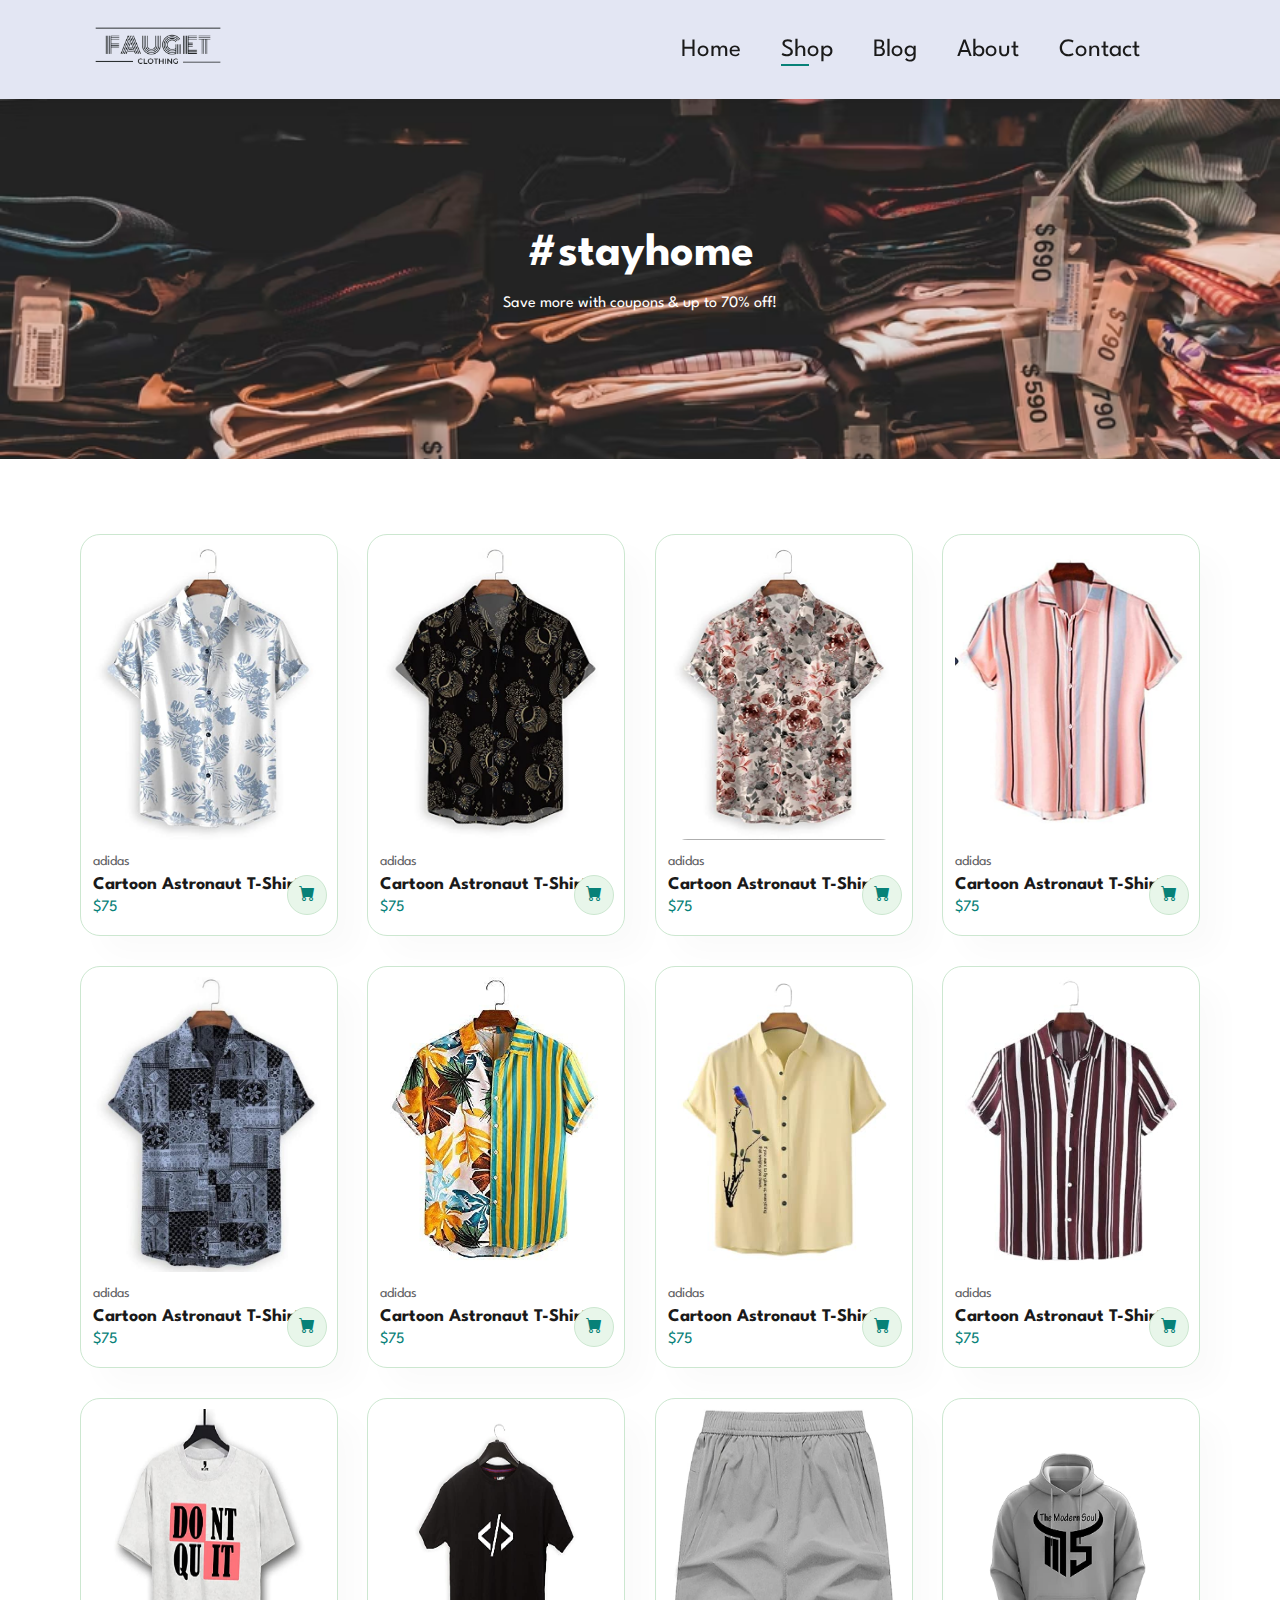
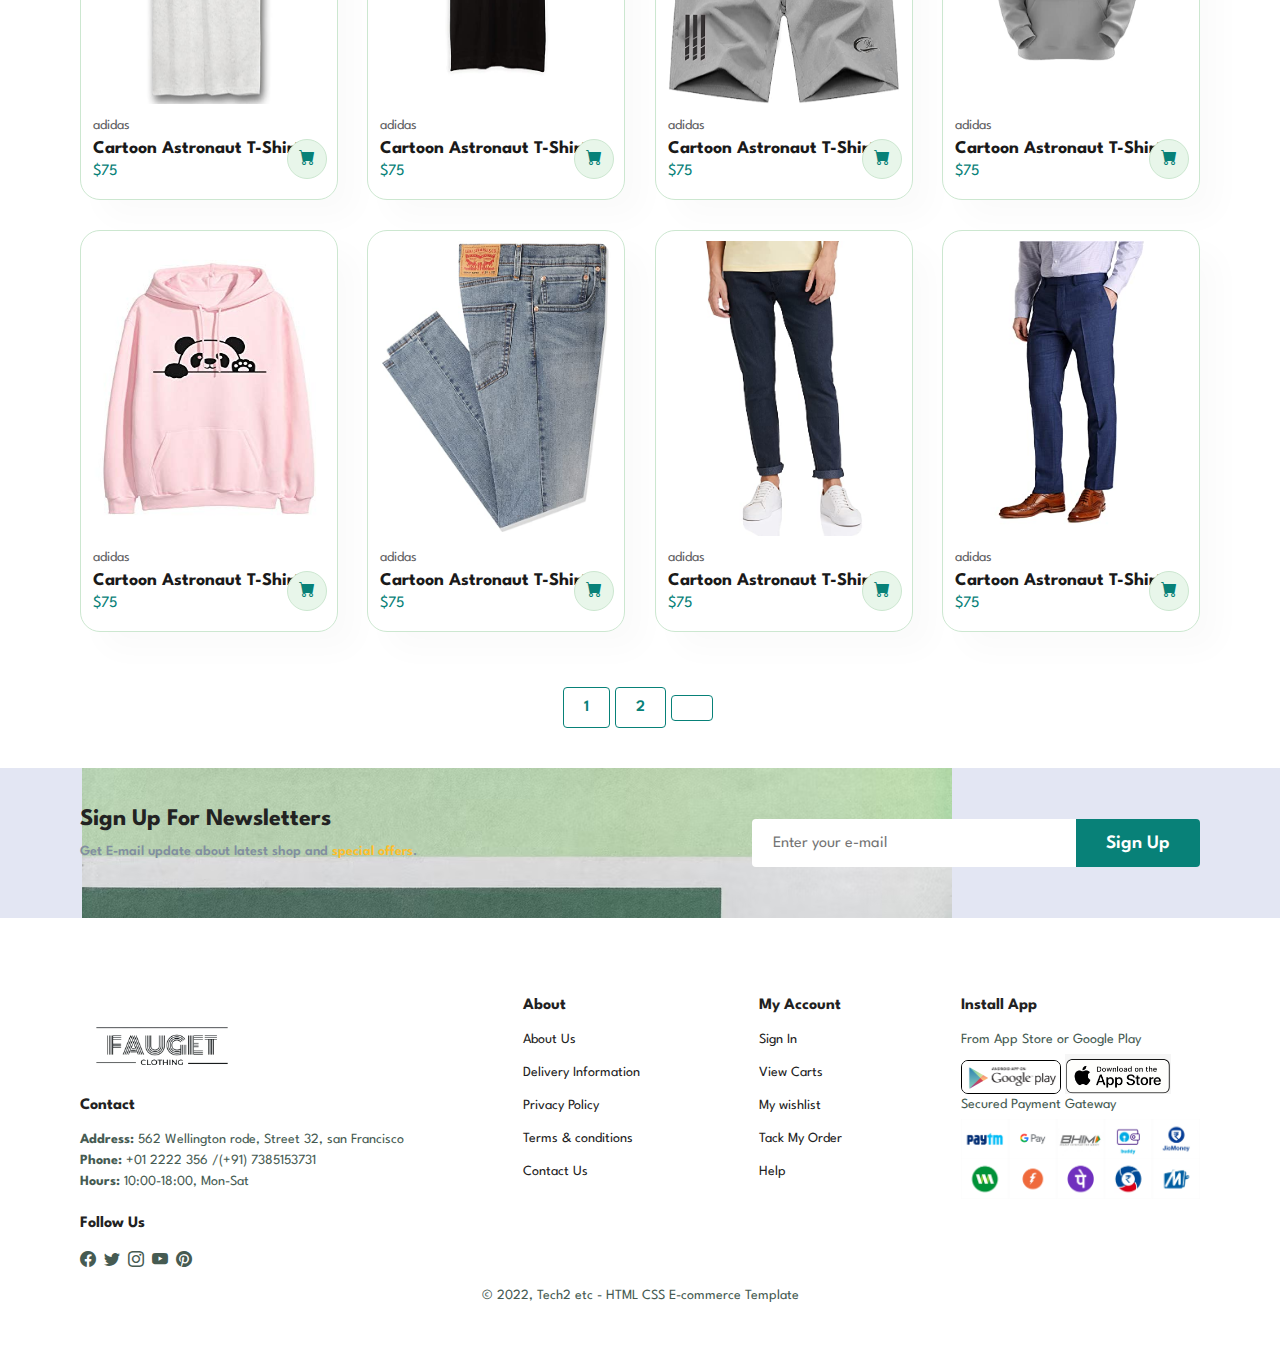
<file: Shop.html>
<!DOCTYPE html>
<html lang="en">
<head>
    <meta charset="UTF-8">
    <meta http-equiv="X-UA-Compatible" content="IE=edge">
    <meta name="viewport" content="width=device-width, initial-scale=1.0">
    <title>Shop</title>
    <link rel="stylesheet" href="style.css">
    <link rel="stylesheet" href="https://cdnjs.cloudflare.com/ajax/libs/font-awesome/6.1.1/css/all.min.css" integrity="sha512-KfkfwYDsLkIlwQp6LFnl8zNdLGxu9YAA1QvwINks4PhcElQSvqcyVLLD9aMhXd13uQjoXtEKNosOWaZqXgel0g==" crossorigin="anonymous" referrerpolicy="no-referrer" />
    <link rel="stylesheet" href="https://cdn.jsdelivr.net/npm/bootstrap-icons@1.9.1/font/bootstrap-icons.css">
</head>
<body>
    <section id="header" class="header">
        <a href="Shop.html"><img src="img/logo.png" alt="logo" id="logo"></a>
        <div>
            <ul id="navbar" >
                <li><a  href="index.html">Home</a></li>
                <li><a class="active"  href="Shop.html">Shop</a></li>
                <li><a href="Blog.html">Blog</a></li> 
                <li><a href="About.html">About</a></li>
                <li><a href="Contact.html">Contact</a></li>
                <li id="lg-back"><a href="cart.html"><i class="fa-solid fa-bag-shopping"></i></a></li>
                <a id="close"><i class="fa-solid fa-xmark"></i></a>
            </ul>
        </div>
        <div id="mobile">
            <a href="cart.html"><i class="fa-solid fa-cart-shopping"></i></a>
            <i id="bar" class="fa-solid fa-outdent" ></i>
        </div>
    </section>
    
    <section id="page-header">
        <h2>#stayhome</h2>
        <p>Save more with coupons & up to 70% off!</p>
        
    </section>
     

    <section id="product1" class="section-p1"> 
        <div class="pro-container">
            <div class="pro" onclick="window.location.href='single-product.html';">
                <img src="img/p1.jpg" alt="">
                <div class="des">
                    <span>adidas</span>
                    <h5>Cartoon Astronaut T-Shirts</h5>
                    <div class="star">
                        <i class="fa-solid fa-star"></i>
                        <i class="fa-solid fa-star"></i>
                        <i class="fa-solid fa-star"></i>
                        <i class="fa-solid fa-star"></i>
                        <i class="fa-solid fa-star"></i>
                    </div>
                    <h4>$75</h4>
                </div>
                <a href=""><i class="bi bi-cart-fill" id="cart"></i></a>
            </div>
            <div class="pro" onclick="window.location.href='single-product.html';">
                <img src="img/p2.jpg" alt="">
                <div class="des">
                    <span>adidas</span>
                    <h5>Cartoon Astronaut T-Shirts</h5>
                    <div class="star">
                        <i class="fa-solid fa-star"></i>
                        <i class="fa-solid fa-star"></i>
                        <i class="fa-solid fa-star"></i>
                        <i class="fa-solid fa-star"></i>
                        <i class="fa-solid fa-star"></i>
                    </div>
                    <h4>$75</h4>
                </div>
                <a href=""><i class="bi bi-cart-fill" id="cart"></i></a>
            </div>
            <div class="pro" onclick="window.location.href='single-product.html';">
                <img src="img/p3.jpg" alt="">
                <div class="des">
                    <span>adidas</span>
                    <h5>Cartoon Astronaut T-Shirts</h5>
                    <div class="star">
                        <i class="fa-solid fa-star"></i>
                        <i class="fa-solid fa-star"></i>
                        <i class="fa-solid fa-star"></i>
                        <i class="fa-solid fa-star"></i>
                        <i class="fa-solid fa-star"></i>
                    </div>
                    <h4>$75</h4>
                </div>
                <a href=""><i class="bi bi-cart-fill" id="cart"></i></a>
            </div>
            <div class="pro" onclick="window.location.href='single-product.html';">
                <img src="img/p4.jpg" alt="">
                <div class="des">
                    <span>adidas</span>
                    <h5>Cartoon Astronaut T-Shirts</h5>
                    <div class="star">
                        <i class="fa-solid fa-star"></i>
                        <i class="fa-solid fa-star"></i>
                        <i class="fa-solid fa-star"></i>
                        <i class="fa-solid fa-star"></i>
                        <i class="fa-solid fa-star"></i>
                    </div>
                    <h4>$75</h4>
                </div>
                <a href=""><i class="bi bi-cart-fill" id="cart"></i></a>
            </div>
            <div class="pro" onclick="window.location.href='single-product.html';">
                <img src="img/p5.jpg" alt="">
                <div class="des">
                    <span>adidas</span>
                    <h5>Cartoon Astronaut T-Shirts</h5>
                    <div class="star">
                        <i class="fa-solid fa-star"></i>
                        <i class="fa-solid fa-star"></i>
                        <i class="fa-solid fa-star"></i>
                        <i class="fa-solid fa-star"></i>
                        <i class="fa-solid fa-star"></i>
                    </div>
                    <h4>$75</h4>
                </div>
                <a href=""><i class="bi bi-cart-fill" id="cart"></i></a>
            </div>
            <div class="pro" onclick="window.location.href='single-product.html';">
                <img src="img/p6.jpg" alt="">
                <div class="des">
                    <span>adidas</span>
                    <h5>Cartoon Astronaut T-Shirts</h5>
                    <div class="star">
                        <i class="fa-solid fa-star"></i>
                        <i class="fa-solid fa-star"></i>
                        <i class="fa-solid fa-star"></i>
                        <i class="fa-solid fa-star"></i>
                        <i class="fa-solid fa-star"></i>
                    </div>
                    <h4>$75</h4>
                </div>
                <a href=""><i class="bi bi-cart-fill" id="cart"></i></a>
            </div>
            <div class="pro" onclick="window.location.href='single-product.html';">
                <img src="img/p7.jpg" alt="">
                <div class="des">
                    <span>adidas</span>
                    <h5>Cartoon Astronaut T-Shirts</h5>
                    <div class="star">
                        <i class="fa-solid fa-star"></i>
                        <i class="fa-solid fa-star"></i>
                        <i class="fa-solid fa-star"></i>
                        <i class="fa-solid fa-star"></i>
                        <i class="fa-solid fa-star"></i>
                    </div>
                    <h4>$75</h4>
                </div>
                <a href=""><i class="bi bi-cart-fill" id="cart"></i></a>
            </div>
            <div class="pro" onclick="window.location.href='single-product.html';">
                <img src="img/p8.jpg" alt="">
                <div class="des">
                    <span>adidas</span>
                    <h5>Cartoon Astronaut T-Shirts</h5>
                    <div class="star">
                        <i class="fa-solid fa-star"></i>
                        <i class="fa-solid fa-star"></i>
                        <i class="fa-solid fa-star"></i>
                        <i class="fa-solid fa-star"></i>
                        <i class="fa-solid fa-star"></i>
                    </div>
                    <h4>$75</h4>
                </div>
                <a href=""><i class="bi bi-cart-fill" id="cart"></i></a>
            </div>

            <div class="pro" onclick="window.location.href='single-product.html';">
                <img src="img/pp1.jpg" alt="">
                <div class="des">
                    <span>adidas</span>
                    <h5>Cartoon Astronaut T-Shirts</h5>
                    <div class="star">
                        <i class="fa-solid fa-star"></i>
                        <i class="fa-solid fa-star"></i>
                        <i class="fa-solid fa-star"></i>
                        <i class="fa-solid fa-star"></i>
                        <i class="fa-solid fa-star"></i>
                    </div>
                    <h4>$75</h4>
                </div>
                <a href=""><i class="bi bi-cart-fill" id="cart"></i></a>
            </div>
            <div class="pro" onclick="window.location.href='single-product.html';">
                <img src="img/pp2.jpg" alt="">
                <div class="des">
                    <span>adidas</span>
                    <h5>Cartoon Astronaut T-Shirts</h5>
                    <div class="star">
                        <i class="fa-solid fa-star"></i>
                        <i class="fa-solid fa-star"></i>
                        <i class="fa-solid fa-star"></i>
                        <i class="fa-solid fa-star"></i>
                        <i class="fa-solid fa-star"></i>
                    </div>
                    <h4>$75</h4>
                </div>
                <a href=""><i class="bi bi-cart-fill" id="cart"></i></a>
            </div>
            <div class="pro" onclick="window.location.href='single-product.html';">
                <img src="img/pp3.jpg" alt="">
                <div class="des">
                    <span>adidas</span>
                    <h5>Cartoon Astronaut T-Shirts</h5>
                    <div class="star">
                        <i class="fa-solid fa-star"></i>
                        <i class="fa-solid fa-star"></i>
                        <i class="fa-solid fa-star"></i>
                        <i class="fa-solid fa-star"></i>
                        <i class="fa-solid fa-star"></i>
                    </div>
                    <h4>$75</h4>
                </div>
                <a href=""><i class="bi bi-cart-fill" id="cart"></i></a>
            </div>
            <div class="pro" onclick="window.location.href='single-product.html';">
                <img src="img/pp4.jpg" alt="">
                <div class="des">
                    <span>adidas</span>
                    <h5>Cartoon Astronaut T-Shirts</h5>
                    <div class="star">
                        <i class="fa-solid fa-star"></i>
                        <i class="fa-solid fa-star"></i>
                        <i class="fa-solid fa-star"></i>
                        <i class="fa-solid fa-star"></i>
                        <i class="fa-solid fa-star"></i>
                    </div>
                    <h4>$75</h4>
                </div>
                <a href=""><i class="bi bi-cart-fill" id="cart"></i></a>
            </div>
            <div class="pro" onclick="window.location.href='single-product.html';">
                <img src="img/pp5.jpg" alt="">
                <div class="des">
                    <span>adidas</span>
                    <h5>Cartoon Astronaut T-Shirts</h5>
                    <div class="star">
                        <i class="fa-solid fa-star"></i>
                        <i class="fa-solid fa-star"></i>
                        <i class="fa-solid fa-star"></i>
                        <i class="fa-solid fa-star"></i>
                        <i class="fa-solid fa-star"></i>
                    </div>
                    <h4>$75</h4>
                </div>
                <a href=""><i class="bi bi-cart-fill" id="cart"></i></a>
            </div>
            <div class="pro" onclick="window.location.href='single-product.html';">
                <img src="img/pp6.jpg" alt="">
                <div class="des">
                    <span>adidas</span>
                    <h5>Cartoon Astronaut T-Shirts</h5>
                    <div class="star">
                        <i class="fa-solid fa-star"></i>
                        <i class="fa-solid fa-star"></i>
                        <i class="fa-solid fa-star"></i>
                        <i class="fa-solid fa-star"></i>
                        <i class="fa-solid fa-star"></i>
                    </div>
                    <h4>$75</h4>
                </div>
                <a href=""><i class="bi bi-cart-fill" id="cart"></i></a>
            </div>
            <div class="pro" onclick="window.location.href='single-product.html';">
                <img src="img/pp7.jpg" alt="">
                <div class="des">
                    <span>adidas</span>
                    <h5>Cartoon Astronaut T-Shirts</h5>
                    <div class="star">
                        <i class="fa-solid fa-star"></i>
                        <i class="fa-solid fa-star"></i>
                        <i class="fa-solid fa-star"></i>
                        <i class="fa-solid fa-star"></i>
                        <i class="fa-solid fa-star"></i>
                    </div>
                    <h4>$75</h4>
                </div>
                <a href=""><i class="bi bi-cart-fill" id="cart"></i></a>
            </div>
            <div class="pro" onclick="window.location.href='single-product.html';">
                <img src="img/pp8.jpg" alt="">
                <div class="des">
                    <span>adidas</span>
                    <h5>Cartoon Astronaut T-Shirts</h5>
                    <div class="star">
                        <i class="fa-solid fa-star"></i>
                        <i class="fa-solid fa-star"></i>
                        <i class="fa-solid fa-star"></i>
                        <i class="fa-solid fa-star"></i>
                        <i class="fa-solid fa-star"></i>
                    </div>
                    <h4>$75</h4>
                </div>
                <a href=""><i class="bi bi-cart-fill" id="cart"></i></a>
            </div>
        </div>
    </section>
    <section id="pagination">
        <a href="#">1</a>
        <a href="#">2</a>
        <a href="#"><i class="fa-solid fa-arrow-right"></i></a>
    </section> 

    <section id="newsletter"class="section-p1 section-m1">
         <div class="newstext">
            <h4>
                Sign Up For Newsletters 
            </h4>
            <p>Get E-mail update about latest shop and <span>special offers</span>.</p>
         </div>
         <div class="form">
            <input type="email" name="" id="" placeholder="Enter your e-mail">
            <button class="normal">Sign Up</button>
         </div>
    </section>

  

    <footer class="section-p1">
      <div class="flex"> 
    <div class="col">
        <img src="img/logo.png" alt="">
        <h4>Contact</h4>
        <p><strong>Address:</strong> 562 Wellington rode, Street 32, san Francisco</p>
        <p><strong>Phone:</strong> +01 2222 356 /(+91) 7385153731</p>
        <p><strong>Hours:</strong> 10:00-18:00, Mon-Sat</p>
        <div class="follow">
            <h4>
                Follow Us 
            </h4>
            <div class="icon">
                <i class="bi bi-facebook"></i>
                <i class="bi bi-twitter"></i>
                <i class="bi bi-instagram"></i>
                <i class="bi bi-youtube"></i>
                <i class="bi bi-pinterest"></i>
            </div>
        </div>
    </div>
    <div class="col">
        <h4>About</h4>
        <a href="#">About Us</a>
        <a href="#">Delivery Information</a>
        <a href="#">Privacy Policy</a>
        <a href="#">Terms & conditions</a>
        <a href="#">Contact Us</a>
    </div>
    <div class="col">
        <h4>My Account</h4>
        <a href="#">Sign In</a>
        <a href="#">View Carts</a>
        <a href="#">My wishlist</a>
        <a href="#">Tack My Order</a>
        <a href="#">Help</a>
    </div>
    <div class="col install">
        <h4>
            Install App
        </h4>
        <p>From App Store or Google Play</p>
        <div class="row">
            <img class="img1" src="img/gp.png" alt="">
            <img src="img/ap.png" alt="">
        </div>
        <p>Secured Payment Gateway</p>
        <img src="img/pay.png" alt="">
    </div></div>
        <div class=" ">
            <p>	&#169; 2022, Tech2 etc - HTML CSS E-commerce Template</p>
        </div>
    </footer>    
    <script src="script.js"></script>
</body>
</html>
</file>
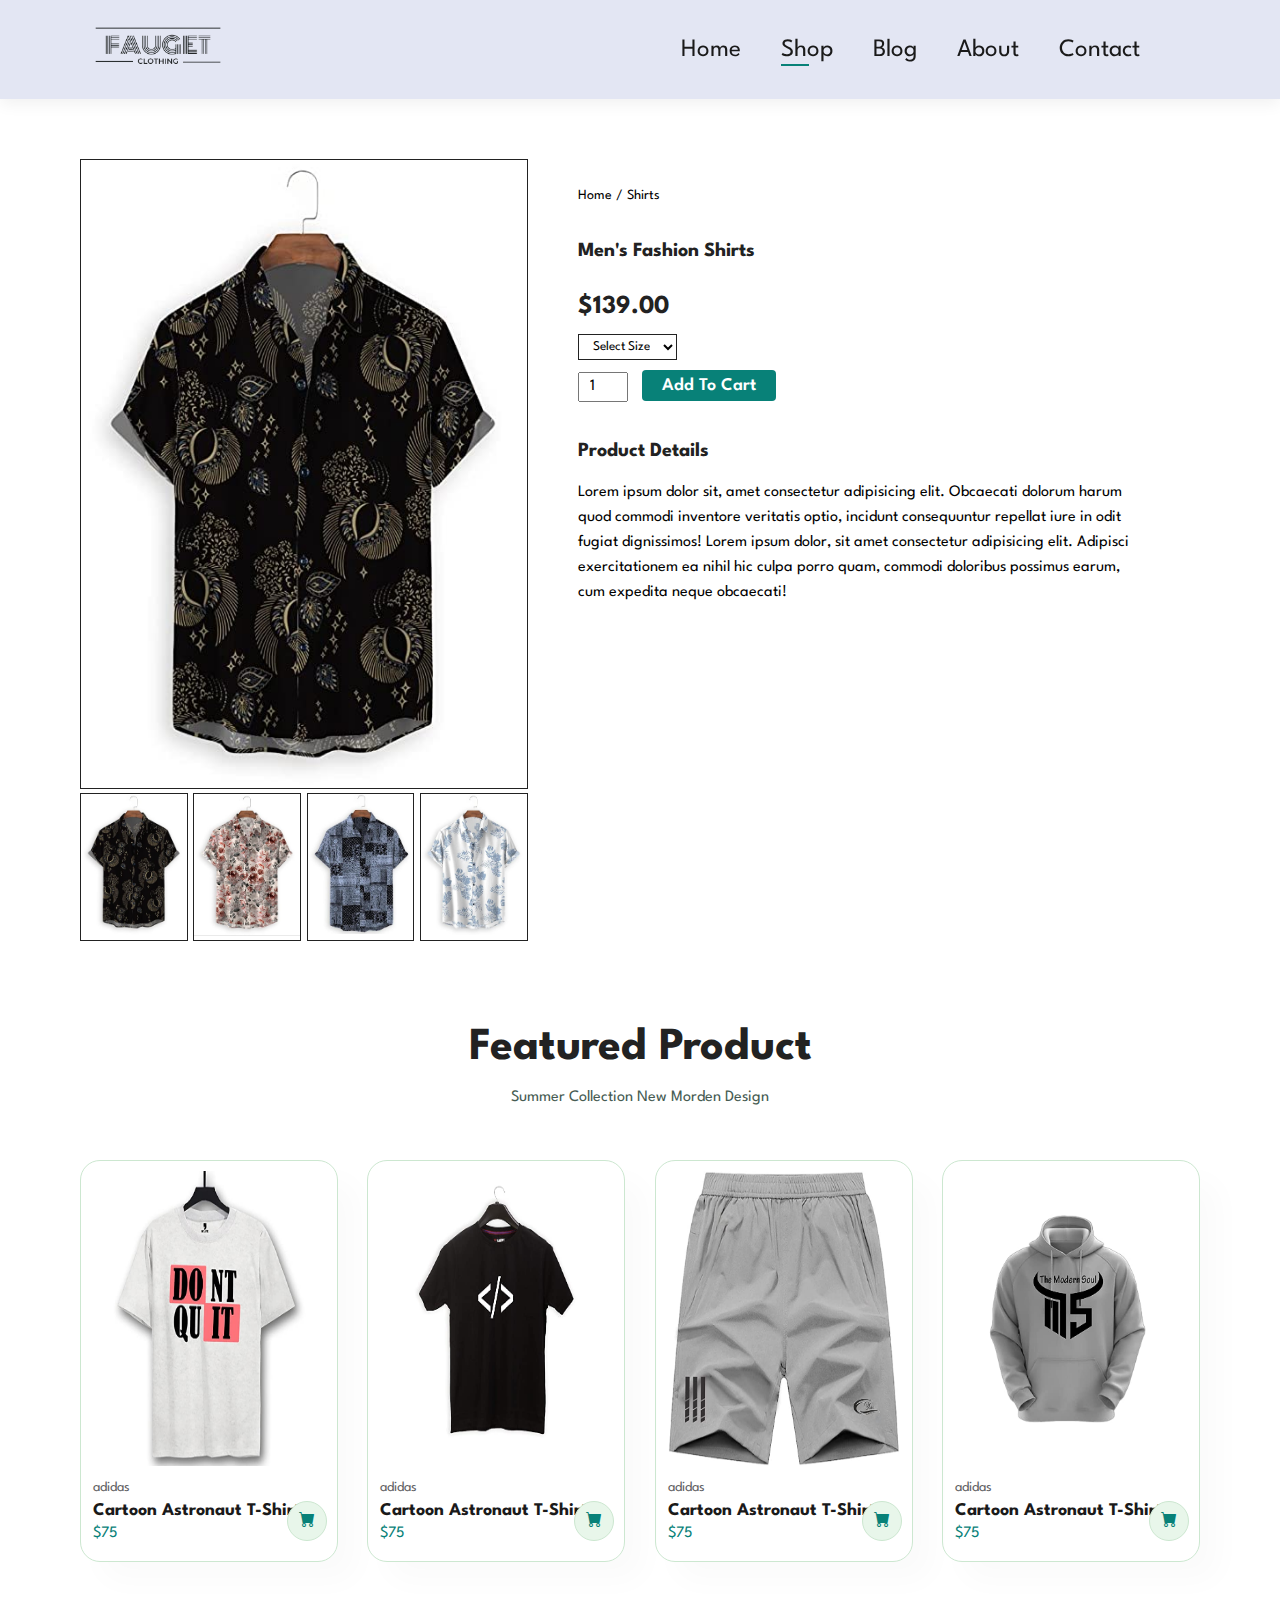
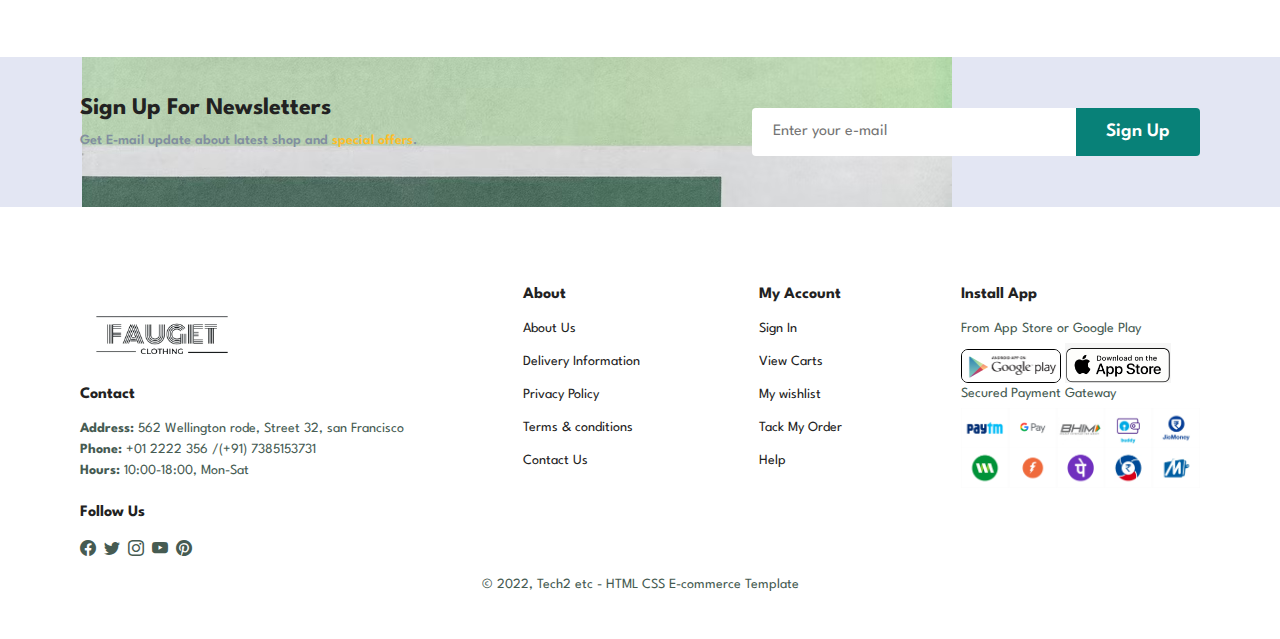
<file: single-product.html>
<!DOCTYPE html>
<html lang="en">
<head>
    <meta charset="UTF-8">
    <meta http-equiv="X-UA-Compatible" content="IE=edge">
    <meta name="viewport" content="width=device-width, initial-scale=1.0">
    <title>Single-product</title>
    <link rel="stylesheet" href="style.css">
    <link rel="stylesheet" href="https://cdnjs.cloudflare.com/ajax/libs/font-awesome/6.1.1/css/all.min.css" integrity="sha512-KfkfwYDsLkIlwQp6LFnl8zNdLGxu9YAA1QvwINks4PhcElQSvqcyVLLD9aMhXd13uQjoXtEKNosOWaZqXgel0g==" crossorigin="anonymous" referrerpolicy="no-referrer" />
    <link rel="stylesheet" href="https://cdn.jsdelivr.net/npm/bootstrap-icons@1.9.1/font/bootstrap-icons.css">
</head>
<body>
    <section id="header" class="header">
        <a href="Shop.html"><img src="img/logo.png" alt="logo" id="logo"></a>
        <div>
            <ul id="navbar" >
                <li><a  href="index.html">Home</a></li>
                <li><a class="active"  href="Shop.html">Shop</a></li>
                <li><a href="Blog.html">Blog</a></li> 
                <li><a href="About.html">About</a></li>
                <li><a href="Contact.html">Contact</a></li>
                <li id="lg-back"><a href="cart.html"><i class="fa-solid fa-bag-shopping"></i></a></li>
                <a id="close"><i class="fa-solid fa-xmark"></i></a>
            </ul>
        </div>
        <div id="mobile">
            <a href="cart.html"><i class="fa-solid fa-cart-shopping"></i></a>
            <i id="bar" class="fa-solid fa-outdent" ></i>
        </div>
    </section>
    
    <section id="productdetils" class="section-p1 ">
        <div class="left">
            <img src="img/p2.jpg" width="100%" id="mainImg" alt="">
            <div class="small-Img-group">
                <div class="small-Img-col">
                    <img src="img/p2.jpg" class="samll-Img" width="100%" alt="">
                </div>
                <div class="small-Img-col">
                    <img src="img/p3.jpg" class="samll-Img" width="100%" alt="">
                </div>
                <div class="small-Img-col">
                    <img src="img/p5.jpg" class="samll-Img" width="100%" alt="">
                </div>
                <div class="small-Img-col">
                    <img src="img/p1.jpg" class="samll-Img" width="100%" alt="">
                </div>
            </div>
        </div>
        <div class="right">
            <h6>Home / Shirts</h6>
            <h4>
                Men's Fashion Shirts
            </h4>
            <h2>$139.00</h2>
            <select >
                <option >Select Size</option>
                <option >XXL</option>
                <option >XL</option>
                <option >Small</option>
                <option >Large</option>
            </select>
            <input type="number" value="1">
            <button class="normal">Add To Cart</button>
            <h4>Product Details</h4>
            <span>Lorem ipsum dolor sit, amet consectetur adipisicing elit. Obcaecati dolorum harum quod commodi inventore veritatis optio, incidunt consequuntur repellat iure in odit fugiat dignissimos! Lorem ipsum dolor, sit amet consectetur adipisicing elit. Adipisci exercitationem ea nihil hic culpa porro quam, commodi doloribus possimus earum, cum expedita neque obcaecati!</span>
        </div>
    </section>
    <section id="product1" class="section-p1">
        <h2>Featured Product</h2>
        <p>Summer Collection New Morden Design</p>
        <div class="pro-container">
            <div class="pro">
                <img src="img/pp1.jpg" alt="">
                <div class="des">
                    <span>adidas</span>
                    <h5>Cartoon Astronaut T-Shirts</h5>
                    <div class="star">
                        <i class="fa-solid fa-star"></i>
                        <i class="fa-solid fa-star"></i>
                        <i class="fa-solid fa-star"></i>
                        <i class="fa-solid fa-star"></i>
                        <i class="fa-solid fa-star"></i>
                    </div>
                    <h4>$75</h4>
                </div>
                <a href=""><i class="bi bi-cart-fill" id="cart"></i></a>
            </div>
            <div class="pro">
                <img src="img/pp2.jpg" alt="">
                <div class="des">
                    <span>adidas</span>
                    <h5>Cartoon Astronaut T-Shirts</h5>
                    <div class="star">
                        <i class="fa-solid fa-star"></i>
                        <i class="fa-solid fa-star"></i>
                        <i class="fa-solid fa-star"></i>
                        <i class="fa-solid fa-star"></i>
                        <i class="fa-solid fa-star"></i>
                    </div>
                    <h4>$75</h4>
                </div>
                <a href=""><i class="bi bi-cart-fill" id="cart"></i></a>
            </div>
            <div class="pro">
                <img src="img/pp3.jpg" alt="">
                <div class="des">
                    <span>adidas</span>
                    <h5>Cartoon Astronaut T-Shirts</h5>
                    <div class="star">
                        <i class="fa-solid fa-star"></i>
                        <i class="fa-solid fa-star"></i>
                        <i class="fa-solid fa-star"></i>
                        <i class="fa-solid fa-star"></i>
                        <i class="fa-solid fa-star"></i>
                    </div>
                    <h4>$75</h4>
                </div>
                <a href=""><i class="bi bi-cart-fill" id="cart"></i></a>
            </div>
            <div class="pro">
                <img src="img/pp4.jpg" alt="">
                <div class="des">
                    <span>adidas</span>
                    <h5>Cartoon Astronaut T-Shirts</h5>
                    <div class="star">
                        <i class="fa-solid fa-star"></i>
                        <i class="fa-solid fa-star"></i>
                        <i class="fa-solid fa-star"></i>
                        <i class="fa-solid fa-star"></i>
                        <i class="fa-solid fa-star"></i>
                    </div>
                    <h4>$75</h4>
                </div>
                <a href=""><i class="bi bi-cart-fill" id="cart"></i></a>
            </div>
           
        </div>
    </section>

    <section id="newsletter"class="section-p1 section-m1">
         <div class="newstext">
            <h4>
                Sign Up For Newsletters 
            </h4>
            <p>Get E-mail update about latest shop and <span>special offers</span>.</p>
         </div>
         <div class="form">
            <input type="email" name="" id="" placeholder="Enter your e-mail">
            <button class="normal">Sign Up</button>
         </div>
    </section>

    <footer class="section-p1">
      <div class="flex"> 
    <div class="col">
        <img src="img/logo.png" alt="">
        <h4>Contact</h4>
        <p><strong>Address:</strong> 562 Wellington rode, Street 32, san Francisco</p>
        <p><strong>Phone:</strong> +01 2222 356 /(+91) 7385153731</p>
        <p><strong>Hours:</strong> 10:00-18:00, Mon-Sat</p>
        <div class="follow">
            <h4>
                Follow Us 
            </h4>
            <div class="icon">
                <i class="bi bi-facebook"></i>
                <i class="bi bi-twitter"></i>
                <i class="bi bi-instagram"></i>
                <i class="bi bi-youtube"></i>
                <i class="bi bi-pinterest"></i>
            </div>
        </div>
    </div>
    <div class="col">
        <h4>About</h4>
        <a href="#">About Us</a>
        <a href="#">Delivery Information</a>
        <a href="#">Privacy Policy</a>
        <a href="#">Terms & conditions</a>
        <a href="#">Contact Us</a>
    </div>
    <div class="col">
        <h4>My Account</h4>
        <a href="#">Sign In</a>
        <a href="#">View Carts</a>
        <a href="#">My wishlist</a>
        <a href="#">Tack My Order</a>
        <a href="#">Help</a>
    </div>
    <div class="col install">
        <h4>
            Install App
        </h4>
        <p>From App Store or Google Play</p>
        <div class="row">
            <img class="img1" src="img/gp.png" alt="">
            <img src="img/ap.png" alt="">
        </div>
        <p>Secured Payment Gateway</p>
        <img src="img/pay.png" alt="">
    </div></div>
        <div class=" ">
            <p>	&#169; 2022, Tech2 etc - HTML CSS E-commerce Template</p>
        </div>
    </footer>    
    <script src="script.js"></script>
    <script>
        const mainImg= document.getElementById("mainImg");
        const smallImg = document.getElementsByClassName("samll-Img");

        smallImg[0].onclick = function () {
            mainImg.src = smallImg[0].src
        }
        smallImg[1].onclick = function () {
            mainImg.src = smallImg[1].src
        }
        smallImg[2].onclick = function () {
            mainImg.src = smallImg[2].src
        }
        smallImg[3].onclick = function () {
            mainImg.src = smallImg[3].src
        }
    </script>
   
</body>
</html>
</file>
<file: style.css>
@import url("https://fonts.googleapis.com/css2?family=League+Spartan&display=swap");

* {
  margin: 0;
  padding: 0;
  box-sizing: border-box;
  font-family: "League Spartan", sans-serif;
}
h1 {
  font-size: 50px;
  line-height: 64px;
  color: #222;
}
h2 {
  font-size: 46px;
  line-height: 54px;
  color: #222;
}

h4 {
  font-size: 20px;
  color: #222;
}
h6 {
  font-weight: 400;
  font-size: 12px;
}
button.normal {
  font-size: 19px;
  font-weight: 600;
  padding: 10px 30px;
  color: #000;
  background-color: #fff;
  border-radius: 4px;
  cursor: pointer;
  border: none;
  outline: none;
  transition: 0.2s;
}
button.white {
  font-size: 16px;
  font-weight: 600;
  padding: 10px 30px;
  color: #fff;
  background-color: transparent;
  cursor: pointer;
  border: 1px solid #fff;
  outline: none;
  transition: 0.2s;
}
p {
  font-size: 16px;
  color: #465b52;
  margin: 15px 0px 20px 0;
}
.section-p1 {
  padding: 40px 80px;
}
.section-m1 {
  margin: 40px 0px;
}
body {
  width: 100%;
}

/* header */
.header {
  display: flex;
  align-items: center;
  justify-content: space-between;
  padding: 0px 80px;
  background-color: #e3e6f3;
  box-shadow: 0 5px 15px rgba(0, 0, 0, 0.06);
  position: sticky;
  top: 0;
  left: 0;
  z-index: 9999;
}
.header a img {
  height: 95px;
}
#navbar {
  display: flex;
  align-items: center;
  justify-content: center;
}
.header #navbar li {
  list-style-type: none;
  padding: 0px 20px;
  position: relative;
}
.header #navbar li a {
  text-decoration: none;
  font-size: 25px;
  font-weight: 400;
  color: #1a1a1a;
  transition: 0.3s ease;
  cursor: pointer;
}

#navbar li a:hover,
#navbar li .active {
  color: #088178;
}
#navbar li .active::after,
#navbar li a:hover::after {
  content: "";
  width: 30%;
  height: 2px;
  position: absolute;
  bottom: -4px;
  left: 20px;
  background-color: #088178;
}
#mobile {
  display: none;
  align-items: center;
}
#close {
  display: none;
}

/* hero */
#hero {
  background: url("img/bg.jpg");
  width: 100%;
  height: 90vh;
  background-size: cover;
  background-position: top 80% left 0;
  padding: 0px 80px;
  display: flex;
  flex-direction: column;
  align-items: flex-start;
  justify-content: center;
}
#hero h4 {
  padding-bottom: 15px;
}
#hero h1 {
  padding: 0;
  margin: 0;
  color: #088178;
}
#hero button {
  background: url("img/b1.png");
  background-color: transparent;
  background-size: cover;
  background-position: top 50% right 0;
  color: #fff;
  border: 0;
  font-size: 20px;
  padding: 14px 80px 14px 65px;
  cursor: pointer;
}
#hero button:hover {
  color: #a2dad6;
}

/* fectures */
#fectures {
  display: flex;
  align-items: center;
  justify-content: space-between;
  flex-wrap: wrap;
}
#fectures .fa_box {
  width: 180px;
  height: 180px;
  text-align: center;
  padding: 25px 15px;
  box-shadow: 20px 20px 34px rgba(0, 0, 0, 0.06);
  border: 1px solid #cce7d0;
  border-radius: 5px;
  margin: 15px 0;
  cursor: pointer;
  transition: 0.1s linear;
}
#fectures .fa_box:hover {
  box-shadow: 10px 10px 54px rgba(70, 62, 221, 0.1);
}
#fectures .fa_box img {
  width: 150px;
  height: 100px;
  margin-bottom: 2px;
}
#fectures .fa_box h6 {
  font-size: 16px;
  display: inline-block;
  padding: 9px 8px 6px 8px;
  line-height: 1;
  border-radius: 4px;
  color: #088178;
  background-color: #fddde4;
}
#fectures .fa_box:nth-child(2) h6 {
  background-color: #cdebbc;
}
#fectures .fa_box:nth-chil(3) h6 {
  background-color: #d1e8f2;
}
#fectures .fa_box:nth-child(4) h6 {
  background-color: #cdd4f8;
}
#fectures .fa_box:nth-child(5) h6 {
  background-color: #f6dbf6;
}
#fectures .fa_box:nth-child(6) h6 {
  background-color: #fff2e5;
}
/* product1 */
#product1 {
  text-align: center;
}
#product1 .pro-container {
  display: flex;
  flex-direction: row;
  align-items: center;
  justify-content: space-between;
  padding-top: 20px;
  flex-wrap: wrap;
}
#product1 .pro {
  width: 23%;
  min-width: 250px;
  padding: 10px 12px;
  border-radius: 20px;
  border: 1px solid #cce7d0;
  cursor: pointer;
  box-shadow: 20px 20px 30px rgba(0, 0, 0, 0.02);
  margin: 15px 0;
  transition: 0.2s ease;
  position: relative;
}
#product1 .pro:hover {
  box-shadow: 20px 20px 30px rgba(0, 0, 0, 0.06);
}
#product1 .pro img {
  width: 100%;
  border-radius: 20px;
  height: 295px;
}
#product1 .pro .des {
  text-align: start;
  padding: 10px 0;
}
#product1 .pro .des span {
  color: #606063;
  font-size: 14px;
}
#product1 .pro .des h5 {
  padding-top: 7px;
  color: #1a1a1a;
  font-size: 18px;
}
#product1 .pro .des i {
  font-size: 12px;
  color: rgb(243, 181, 25);
}
#product1 .pro .des h4 {
  padding-top: 7px;
  font-size: 16px;
  font-weight: 400;
  color: #088178;
}
#product1 .pro #cart {
  width: 40px;
  height: 40px;
  line-height: 40px;
  border-radius: 50px;
  background-color: #e8f6ea;
  font-weight: 500;
  color: #088178;
  border: 1px solid #cce7d0;
  position: absolute;
  bottom: 20px;
  right: 10px;
}
#banner {
  display: flex;
  flex-direction: column;
  justify-content: center;
  align-items: center;
  text-align: center;
  background-image: url("img/banner.png");
  width: 100%;
  height: 40vh;
  background-size: cover;
  background-position: center;
}
#banner h4 {
  color: #fff;
  font-size: 14px;
}
#banner h2 {
  color: #fff;
  font-size: 35px;
  padding: 10px 0;
}
#banner h2 span {
  color: #ef3636;
}

#banner button:hover {
  background-color: #088178;
  color: #fff;
}
/* banner2 */
#sm-banner {
  display: flex;
  justify-content: space-between;
  flex-wrap: wrap;
}
#sm-banner .banner-box {
  display: flex;
  flex-direction: column;
  justify-content: center;
  align-items: flex-start;
  text-align: center;
  background-image: url("img/banner3.png");
  min-width: 580px;
  height: 50vh;
  background-size: cover;
  background-position: center;
  padding: 30px;
  cursor: pointer;
}
#sm-banner .banner-box:hover button {
  background-color: #088178;
  color: #fff;
  border: none;
}
#sm-banner h4 {
  color: #fff;
  font-size: 20px;
  font-weight: 300;
}
#sm-banner h2 {
  color: #fff;
  font-size: 28px;
  font-weight: 800;
}
#sm-banner span {
  color: #fff;
  font-size: 14px;
  font-weight: 500;
  padding-bottom: 15px;
}

#sm-banner .banner-box2 {
  background-image: url("img/banner2.png");
}

/* banner3 */
#banner3 {
  display: flex;
  justify-content: space-between;
  flex-wrap: wrap;
  padding: 0px 56px;
}
#banner3 .banner-box {
  display: flex;
  flex-direction: column;
  justify-content: center;
  align-items: flex-start;
  text-align: center;
  background-image: url("img/banner21.png");
  min-width: 30%;
  height: 30vh;
  background-size: cover;
  background-position: center;
  padding: 20px;
  margin: 20px;
  cursor: pointer;
  background-position: center;
}
#banner3 .banner-box2 {
  background-image: url("img/banner22.png");
}
#banner3 .banner-box3 {
  background-image: url("img/banner23.png");
}

#banner3 h2 {
  color: #fff;
  font-size: 900;
  font-size: 25px;
}
#banner3 h3 {
  color: #ef3636;
  font-size: 800;
  font-size: 15px;
}

/* newsletter */
#newsletter {
  display: flex;
  justify-content: space-between;
  flex-wrap: wrap;
  align-items: center;
  background-image: url("img/formbg.png");
  background-repeat: no-repeat;
  background-position: 20% 30%;
  background-color: #e3e6f3;
}
#newsletter h4 {
  font-size: 24px;
  font-weight: 700;
  color: #fff;
}
#newsletter p {
  font-size: 14px;
  font-weight: 600;
  color: #818ea0;
}
#newsletter p span {
  color: #ffbd27;
}
#newsletter .form {
  display: flex;
  width: 40%;
}
#newsletter .form input {
  height: 3rem;
  padding: 0 1.1em;
  font-size: 16px;
  width: 100%;
  border: solid transparent;
  border-radius: 4px;
  outline: none;
  border-bottom-right-radius: 0;
  border-top-right-radius: 0;
}
#newsletter .form button {
  background-color: #088178;
  color: #fff;
  white-space: nowrap;
  border-bottom-left-radius: 0;
  border-top-left-radius: 0;
}
/* footer */
footer .flex {
  display: flex;
  flex-wrap: wrap;
  justify-content: space-between;
}
footer .col {
  display: flex;
  flex-direction: column;
  align-items: flex-start;
  margin-bottom: 20px;
}
footer .col img {
  height: 100px;
}
footer h4 {
  font-size: 16px;
  padding-bottom: 20px;
}
footer p {
  font-size: 14px;
  margin: 0 0 8px 0;
}
footer a {
  font-size: 14px;
  margin-bottom: 20px;
  text-decoration: none;
  color: #222;
}
footer .follow {
  margin-top: 20px;
}
footer .follow .icon i {
  color: #465b52;
  padding-right: 4px;
  cursor: pointer;
}
footer .follow .icon i:hover,
footer a:hover {
  color: #088178;
}
footer .install .row img {
  height: 40px;
}
footer .install .row .img1 {
  height: 34px;
  border: 1px solid black;
  border-radius: 7px;
}
footer .install img {
  height: 80px;
}
footer p {
  text-align: center;
}





/* //shop// */
#page-header {
  background-image: url("img/shopbanner1.png");
  width: 100%;
  height: 40vh;
  background-size: cover;
  display: flex;
  justify-content: center;
  align-items: center;
  flex-direction: column;
  padding: 15px;
  /* background-position: right 945px top 25%; */
}
#page-header h2,
#page-header p {
  color: #fff;
}
#pagination {
  text-align: center;
  display: flex;
  justify-content: center;
  align-items: center;
}
#pagination a {
  text-align: center;
  text-decoration: none;
  background-color: #fff;
  padding: 12px 20px;
  border-radius: 4px;
  color: #088178;
  font-weight: 600;
  margin-right: 5px;
  border: 1px solid #088178;
  transition: 0.3s linear;
}
#pagination a i {
  font-size: 16px;
  font-weight: 600;
}
#pagination a:hover {
  background-color: #088178;
  color: #fff;
}
#productdetils {
  display: flex;
  margin-top: 20px;
}
#productdetils .left {
  width: 40%;
  margin-right: 50px;
}
#productdetils .left #mainImg {
  border: 1px solid #222;
  height: 70vh;
}
#productdetils .small-Img-group {
  display: flex;
  justify-content: space-between;
}
#productdetils .small-Img-group .small-Img-col {
  flex-basis: 24%;
  border: 1px solid #222;
  cursor: pointer;
}
#productdetils .right {
  width: 50%;
  padding-top: 30px;
}
#productdetils .right h4 {
  padding: 40px 0 20px 0;
}
#productdetils .right h6 {
  font-size: 14px;
}
#productdetils .right h2 {
  font-size: 26px;
}
#productdetils .right select {
  display: block;
  padding: 5px 10px;
  background-color: transparent;
  border: 1px solid #222;
  margin-bottom: 10px;
}
#productdetils .right input {
  width: 50px;
  height: 30px;
  padding-left: 10px;
  font-size: 16px;
  margin-right: 10px;
}
#productdetils .right input:focus {
  outline: none;
}
#productdetils .right button {
  background-color: #088178;
  color: #fff;
  font-size: 18px;
  padding: 7px 20px;
}
#productdetils .right button:hover {
  border: 1px solid #088178;
  background-color: #fff;
  color: #088178;
}
#productdetils .right span {
  line-height: 25px;
}

@media (max-width: 810px){
#page-header {
  height: 20vh;
}
}
@media (max-width: 477px) {
  #productdetils {
    display: flex;
    flex-direction: column;
  }
  #productdetils .left {
    width: 100%;
    margin-right: 0px;
  }
  #productdetils .right {
    width: 100%;
  }
  #productdetils .left #mainImg {
    height: 50vh;
  }
}

/* //Blog// */
#blog-header {
  background-image: url("img/blogbg.png");
  width: 100%;
  height: 40vh;
  background-size: cover;
  display: flex;
  justify-content: center;
  align-items: center;
  flex-direction: column;
  padding: 15px;
  background-position: right 0px top 57%;
}
#blog-header p{
  color: #222;
}
#blog{
  padding: 150px 150px 0px 150px ;
}
#blog .blog-box{
 display: flex;
 align-items: center;
 width:100%;
 position: relative;
 padding-bottom:90px ;
}
#blog  .blog-Img{
  width:50% ;
  margin-right: 40px;
  z-index: 15;
}
#blog  img{
  width: 100%;
  height: 300px;
  object-fit: cover;
}
#blog .blog-details{
  width:50% ;
}
#blog .blog-details a{
  text-decoration: none;
  font-size: 11px;
  color: #000;
  font-weight: 700;
  position: relative;
  transition: 0.3s;
}
#blog .blog-details a::after{
  content: "";
  width: 50px;
  height: 1px;
  background-color: #000;
  position:absolute;
  top: 4px;
  right: -60px;
}
#blog .blog-details a:hover{
  color: #088178;
}
#blog .blog-details a:hover::after{
  background-color: #088178;
}
#blog .blog-box h1{
  position: absolute;
  top: -40px;
  left: 0;
  font-size: 70px;
  font-weight: 700;
  color: #c9cbce;
 z-index: -5; 
}
@media (max-width: 810px){
#blog-header {
    height: 20vh;
  }
  }
@media (max-width: 477px){
  #blog .blog-box{
    display: flex;
    align-items: flex-start;
    flex-direction: column;
   }
   #blog{
    padding: 100px 20px 0 20px ;
  }
  #blog  .blog-Img{
    width:100% ;
    margin-right: 0px;
    z-index: 15;
    margin-bottom: 30px;
  }
  #blog .blog-details{
    width:100% ;
  }
}

/* //About// */
#blog-header.about-header{
  background-image: url("img/aboutbannar.png");
}
#about-header{
  display: flex;
  align-items: center;
  justify-content: center;
}
#about-header img{
  width: 40%;
  height: 50vh;
  /* margin-right: 20px; */
}
#about-header div{
  width: 50%;
  padding-left: 40px;
}
#about-app{
text-align: center;
}
#about-app .video{
 width: 70%;
 height: 100%;
 margin: 30px auto 30px auto;
}
#about-app .video video{
 width: 100%;
 height: 100%;
 border-radius: 20px;
}
#about-app h1 a{
  color: rgb(73, 23, 154);
}

@media (max-width: 810px){
  #about-header img {
    width: 50%;
    height: 30vh;
  }
  #blog-header.about-header {
    height: 20vh;
  }
}
@media (max-width: 477px){
  #about-header {
    flex-direction: column;
  }
  #about-header img {
    width: 100%;
    margin-bottom: 35px;
  }
  #about-header div {
    width: 100%;
    padding-left: 0;
  }
  #about-app .video {
    width: 100%;
  }
}
/*// contact// */
#blog-header.contact-header{
  background-image: url("img/conractbanner.png");
}
#blog-header h2,
#blog-header p{
  color: #fff;
}
#newsletter h4 {
	color: #222;
}
#contact-detalis{
  display: flex;
  align-items: center;
  justify-content: space-between;
}
#contact-detalis .details{
  width: 40%;
}

#contact-detalis .details span{
  font-size: 12px;
  color: #465b52;
}
#contact-detalis .details h2,
#form-details form h2{
  font-size: 26px;
  line-height: 35px;
  padding: 20px 0;
}
#contact-detalis .details h3{
  font-size: 16px;
  padding-bottom: 15px;
}
#contact-detalis .details li{
  list-style: none;
  display: flex;
  padding: 10px 0;
  
}
#contact-detalis .details li i{
  font-size: 14px;
  padding-right: 22px;
  color: #465b52
}
#contact-detalis .details li p{
  margin: 0;
  font-size: 14px;
}
#contact-detalis .map{
  width: 55%;
  height: 400px;
}
#contact-detalis .map iframe{
  width: 100%;
  height: 100%;
}
#form-details{
  display: flex;
  border: 1px solid  #e1e1e1;
  justify-content: space-between;
  margin: 30px;
  padding: 80px;
}
#form-details form{
  width: 65%;
  display: flex;
  flex-direction: column;
  align-items: flex-start;
}
#form-details form span{
  font-size: 12px;
  color: #465b52;
}
#form-details form input,
#form-details form textarea{
  width: 100%;
  padding: 12px 15px;
  outline: none;
  margin-bottom:20px ;
  border: 1px solid #e1e1e1;
}
#form-details form button{
  background-color: #088178;
  color: #fff;
  transition: 0.3s;
}
#form-details form button:hover{
  background-color: #fff;
  color: #088178;
  border: 1px solid #088178;
}
#form-details #people div{
  padding-bottom: 25px;
  padding-top: 30px;
  display: flex;
  align-items: flex-start;
}
#form-details #people div img{
height: 10vh;
border-radius: 50%;
object-fit: cover;
margin-right: 15px;
}
#form-details #people div p{
  margin: 0;
  font-size: 13px;
  line-height :25px;
}
#form-details #people div p span{
  font-size: 16px;
  font-weight: 600;
  color: #000;
}

/* cart */

#blog-header.cart-header{
  background-image: url("img/cartbanner.png");
  background-position:top 5% right 0 ;
}
#cart table{
  width: 100%;
  border-collapse:collapse ;
  table-layout: fixed;
  white-space: nowrap;
  color: #222;
}
#cart table a i{
  color: #222;
}
#cart table a i:hover{
  color: #088178;
}
#cart table img{
  width: 70px;
}
#cart table td:nth-child(1){
  width: 100px;
  text-align: center;
}
#cart table td:nth-child(2){
  width: 150px;
  text-align: center;
}
#cart table td:nth-child(3){
  width: 200px;
  text-align: center;
}
#cart table td:nth-child(4),
#cart table td:nth-child(5),
#cart table td:nth-child(6){
  width: 150px;
  text-align: center;
}
#cart table td:nth-child(5) input{
  width: 70px;
  padding: 8px 5px 8px 15px;
}
#cart table td:nth-child(5) input:focus{
  outline: none;
}
#cart table thead{
  border: 1px solid #e2e9e1;
  border-left: none;
  border-right: none;
}
#cart table thead td{
  font-weight: 700;
  text-transform:uppercase ;
  font-size: 13px;
  padding: 18px 0;
}
#cart table tbody tr td{
  padding-top :15px; ;
}

#cart table tbody td{
  font-size: 13px;
}

#cart-add{
  display: flex;
  flex-wrap: wrap;
  justify-content: space-between;
}
#coupon{
  width: 50%;
  margin-bottom: 30px;
}
#coupon h3,
#subtotal h3{
  padding-bottom: 15px;
}
#coupon input{
  padding: 10px 20px;
  outline: none;
  width: 60%;
  margin-right: 10px;
  border: 1px solid #e2e9e1;
}
#coupon button,
#subtotal button{
  background-color: #088178;
  color: #fff;
  padding: 8px 20px;
}
#coupon button:hover,
#subtotal button:hover{
  background-color: #fff;
  color: #088178;
  border: 1px solid #088178;
}
#subtotal{
  width: 50%;
  margin-bottom: 30px;
  border:1px solid #e2e9e1;
  padding: 30px;

}

#subtotal table{
  border-collapse: collapse;
  width: 100%;
  margin-bottom: 20px;
}
#subtotal table td{
  width: 50%;
  border: 1px solid #e2e9e1;
  font-size: 13px;
  color: #818ea0;
  padding: 10px;
}
#subtotal table td strong{
  color: #222;
}






/* // Media query// */

@media (max-width: 810px) {
  .section-p1 {
    padding: 40px 40px;
  }
  #navbar {
    display: flex;
    flex-direction: column;
    align-items: flex-start;
    justify-content: flex-start;
    position: fixed;
    right: -300px;
    top: 0;
    height: 100vh;
    width: 300px;
    background-color: #e3e6f3;
    box-shadow: 0 40px 60px rgba(0, 0, 0, 0.01);
    padding: 80px 0 0 10px;
    transition: 0.1s linear;
  }
  #navbar.active {
    right: 0;
    background-color: rgba(0, 0, 0, 0.35);
    backdrop-filter: blur(5px);
  }
  #navbar li {
    margin-bottom: 25px;
  }
  .header #navbar li a {
    color: #fff;
  }
  #mobile {
    display: flex;
    align-items: center;
  }
  #mobile i {
    color: #1a1a1a;
    font-size: 24px;
    padding-left: 20px;
  }
  #mobile i:hover {
    color: #088178;
    cursor: pointer;
  }
  #close {
    display: initial;
    position: absolute;
    top: 30px;
    right: 20px;
    color: #222;
    font-size: 24px;
    cursor: pointer;
  }
  #lg-back {
    display: none;
  }
  #hero {
    height: 70vh;
    padding: 0 80px;
    background-position: top 30% right 75%;
  }
  #fecture {
    justify-content: center;
  }
  #fectures .fa_box {
    margin: 15px 15px;
  }
  #product1 .pro-container {
    justify-content: center;
  }
  #product1 .pro {
    margin: 15px;
  }
  #banner {
    height: 20vh;
  }
  #sm-banner .banner-box {
    min-width: 100%;
    height: 30vh;
    margin-bottom: 10px;
  }
  #banner3 {
    padding: 0 40px;
  }
  #banner3 .banner-box {
    width: 28%;
    margin: 0;
  }
  /* #newsletter .form input {
	width: 70%;
} */
  /* single product */
  #productdetils .left #mainImg {
    height: 40vh;
  }
  /* contact */
  #form-details {
    padding: 40px;
  }
  #form-details form {
    width: 50%;
  }
  #form-details #people div img {
    height: 6vh;
  }
}




@media (max-width: 477px) {
  .section-p1 {
    padding: 20px;
  }
  #navbar {
    width: 155px;
  }
  .header {
    padding: 10px 30px;
  }
  h1 {
    font-size: 38px;
  }
  h2 {
    font-size: 32px;
  }
  #hero {
    padding: 0 20px;
    background-position: top 30% right 75%;
  }
  #hero button {
    font-size: 15px;
  }
  #fectures .fa_box {
    width: 160px;
    margin: 0 0 15px 0;
  }
  #product1 .pro {
    width: 100%;
  }
  #product1 .pro img {
    height: 310px;
  }
  #banner {
    height: 40vh;
  }
  #sm-banner .banner-box {
    height: 40vh;
    margin-bottom: 10px;
  }
  #banner3 {
    padding: 0px 20px;
  }
  #banner3 .banner-box {
    width: 100%;
    margin-bottom: 10px;
  }
  #newsletter {
    padding: 35px 13px;
  }
  #newsletter .form {
    width: 100%;
  }
  /* contact */
  #contact-detalis {
    flex-direction: column;
  }
  #contact-detalis .details {
    width: 100%;
    margin-bottom: 10px;
  }
  #contact-detalis .map {
    width: 100%;
    height: 400px;
  }
  #form-details {
    margin: 10px;
    padding:30px 10px;
    flex-wrap: wrap;
  }
  #form-details form {
    width: 100%;
    margin-bottom: 20px;
  }
  #form-details #people div {
    padding-top: 10px;
  }
  /* //Cart// */
  #cart{
    overflow-x: auto;
  }
  #cart-add {

    flex-direction: column;
  }
  #coupon {
    width: 100%;
  }
  #subtotal {
    width: 100%;
    padding: 20px;
  }
}
</file>
